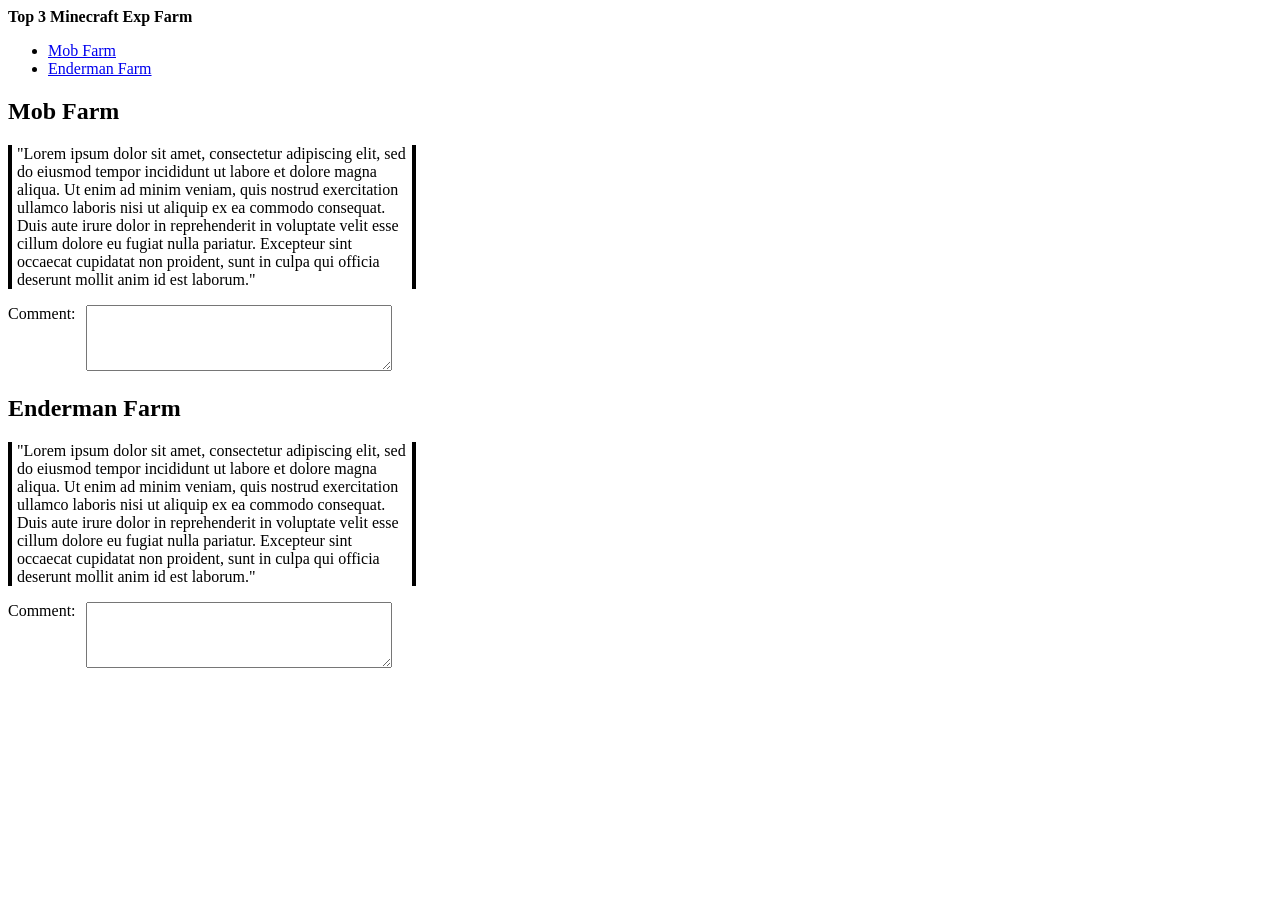
<file: First Exercise/index.html>
<!doctype html>
<html lang="en">
<head>
	<title>Welcome to MCWIKI</title>
</head>
<body>
	<header><strong>Top 3 Minecraft Exp Farm</strong></header>
	<nav>
		<ul>
			<li><a href="#mob-farm">Mob Farm</a></li>
			<li><a href="#enderman-farm">Enderman Farm</a></li>
		</ul>
	</nav>
	
	<section id="mob-farm">
		<h2>Mob Farm</h2>
		<div style="max-width: 400px; border-left: 4px solid black; border-right: 4px solid black; margin-left">
			<article>
				
				<p style="margin-left: 5px; margin-right: 5px;">
					"Lorem ipsum dolor sit amet, consectetur adipiscing elit, sed do eiusmod tempor incididunt
					ut labore et dolore magna aliqua. Ut enim ad minim veniam, quis nostrud exercitation ullamco
					laboris nisi ut aliquip ex ea commodo consequat. Duis aute irure dolor in reprehenderit in
					voluptate velit esse cillum dolore eu fugiat nulla pariatur. Excepteur sint occaecat cupidatat
					non proident, sunt in culpa qui officia deserunt mollit anim id est laborum."
				</p>
			</article>
		</div>
		<div style="display: flex; gap: 10px; align-item:flex-start">
			<div><label for="comments">Comment:</label></div>

			<div><textarea style="height: 60px; width:300px;"></textarea></div>
			
			
		</div>
		
	</section>
	
	<section id="enderman-farm">
		<article>
			<h2>Enderman Farm</h2>
			<div style="max-width: 400px; border-left: 4px solid black; border-right: 4px solid black;">
				<p style="margin-left: 5px; margin-right: 5px;">
					"Lorem ipsum dolor sit amet, consectetur adipiscing elit, sed do eiusmod tempor incididunt
					ut labore et dolore magna aliqua. Ut enim ad minim veniam, quis nostrud exercitation ullamco
					laboris nisi ut aliquip ex ea commodo consequat. Duis aute irure dolor in reprehenderit in
					voluptate velit esse cillum dolore eu fugiat nulla pariatur. Excepteur sint occaecat cupidatat
					non proident, sunt in culpa qui officia deserunt mollit anim id est laborum."
				</p>
			</div>
		</article>
		<div style="display: flex; gap: 10px; align-item:flex-start">
			<div><label for="comments">Comment:</label></div>
			<div><textarea style="height:60px; width:300px;"></textarea></div>
		</div>
	</section>
	<footer></footer>
	

</body>

</html>
</file>
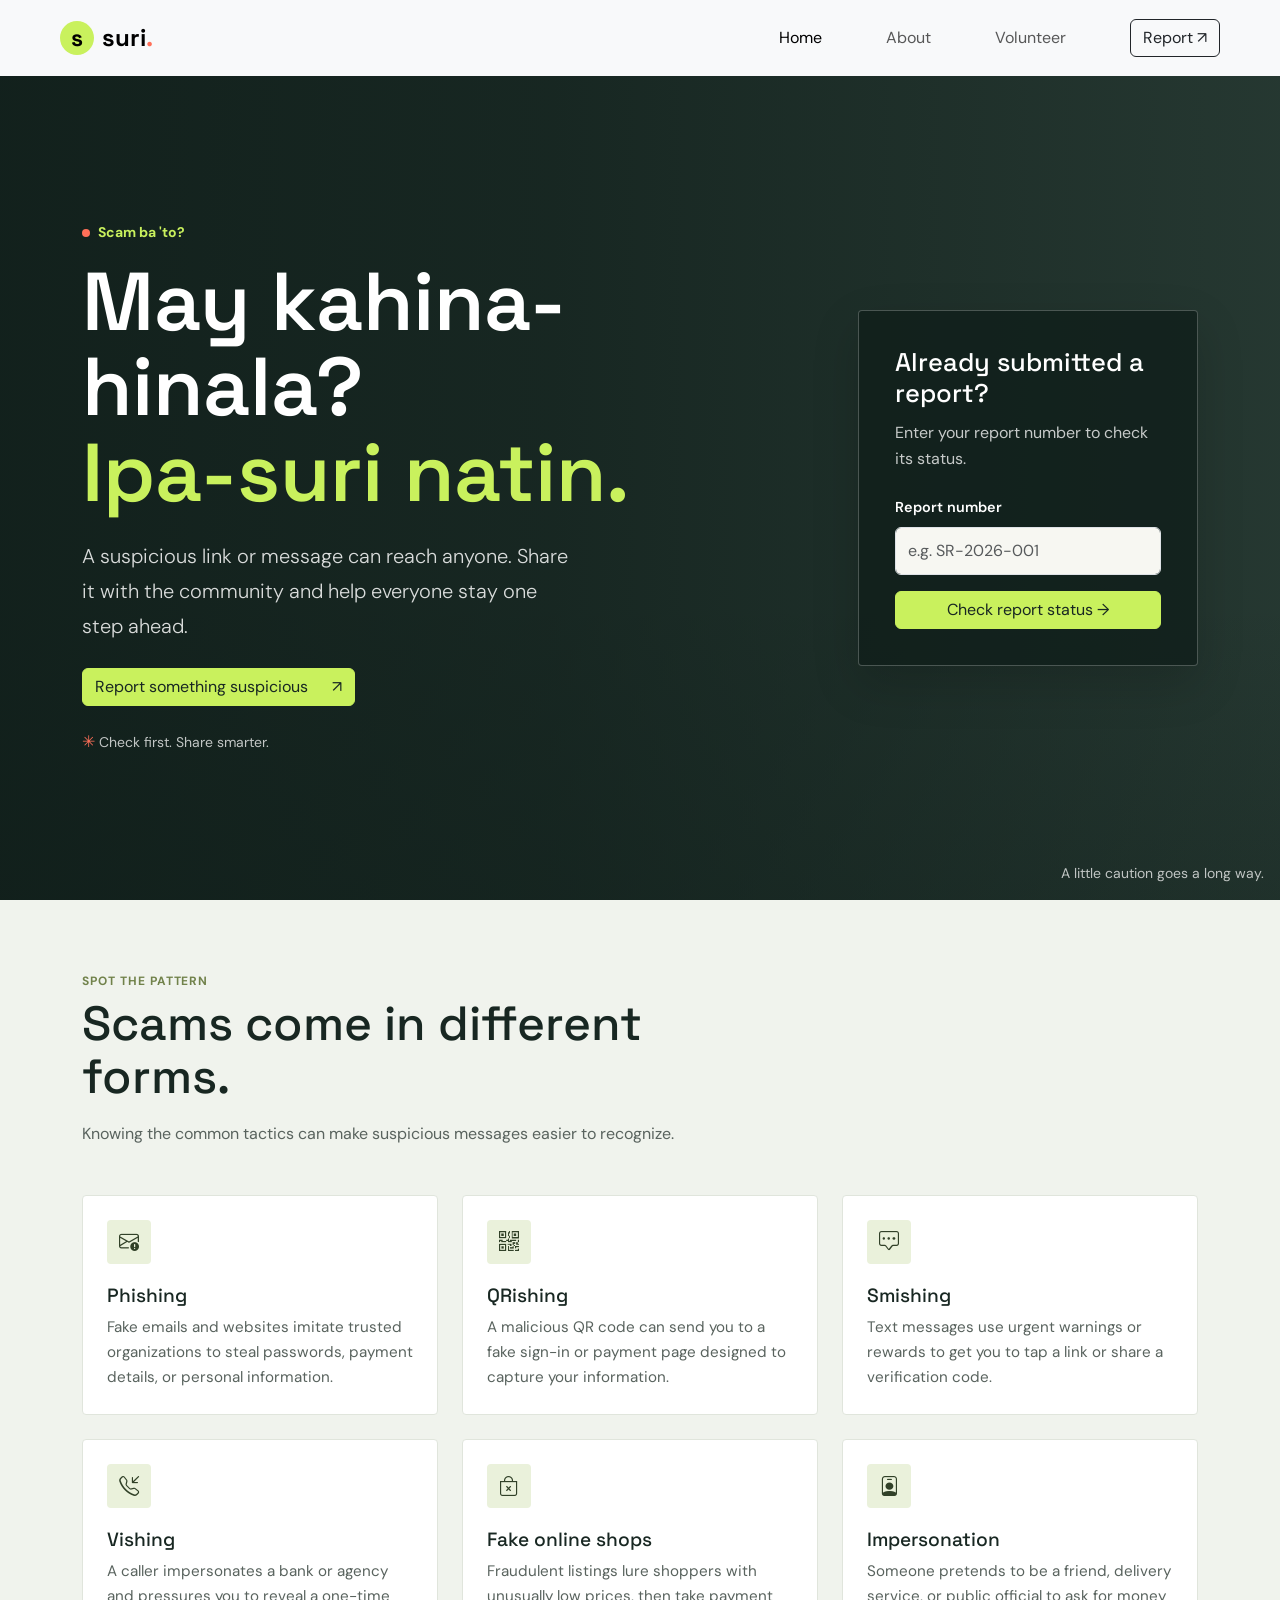
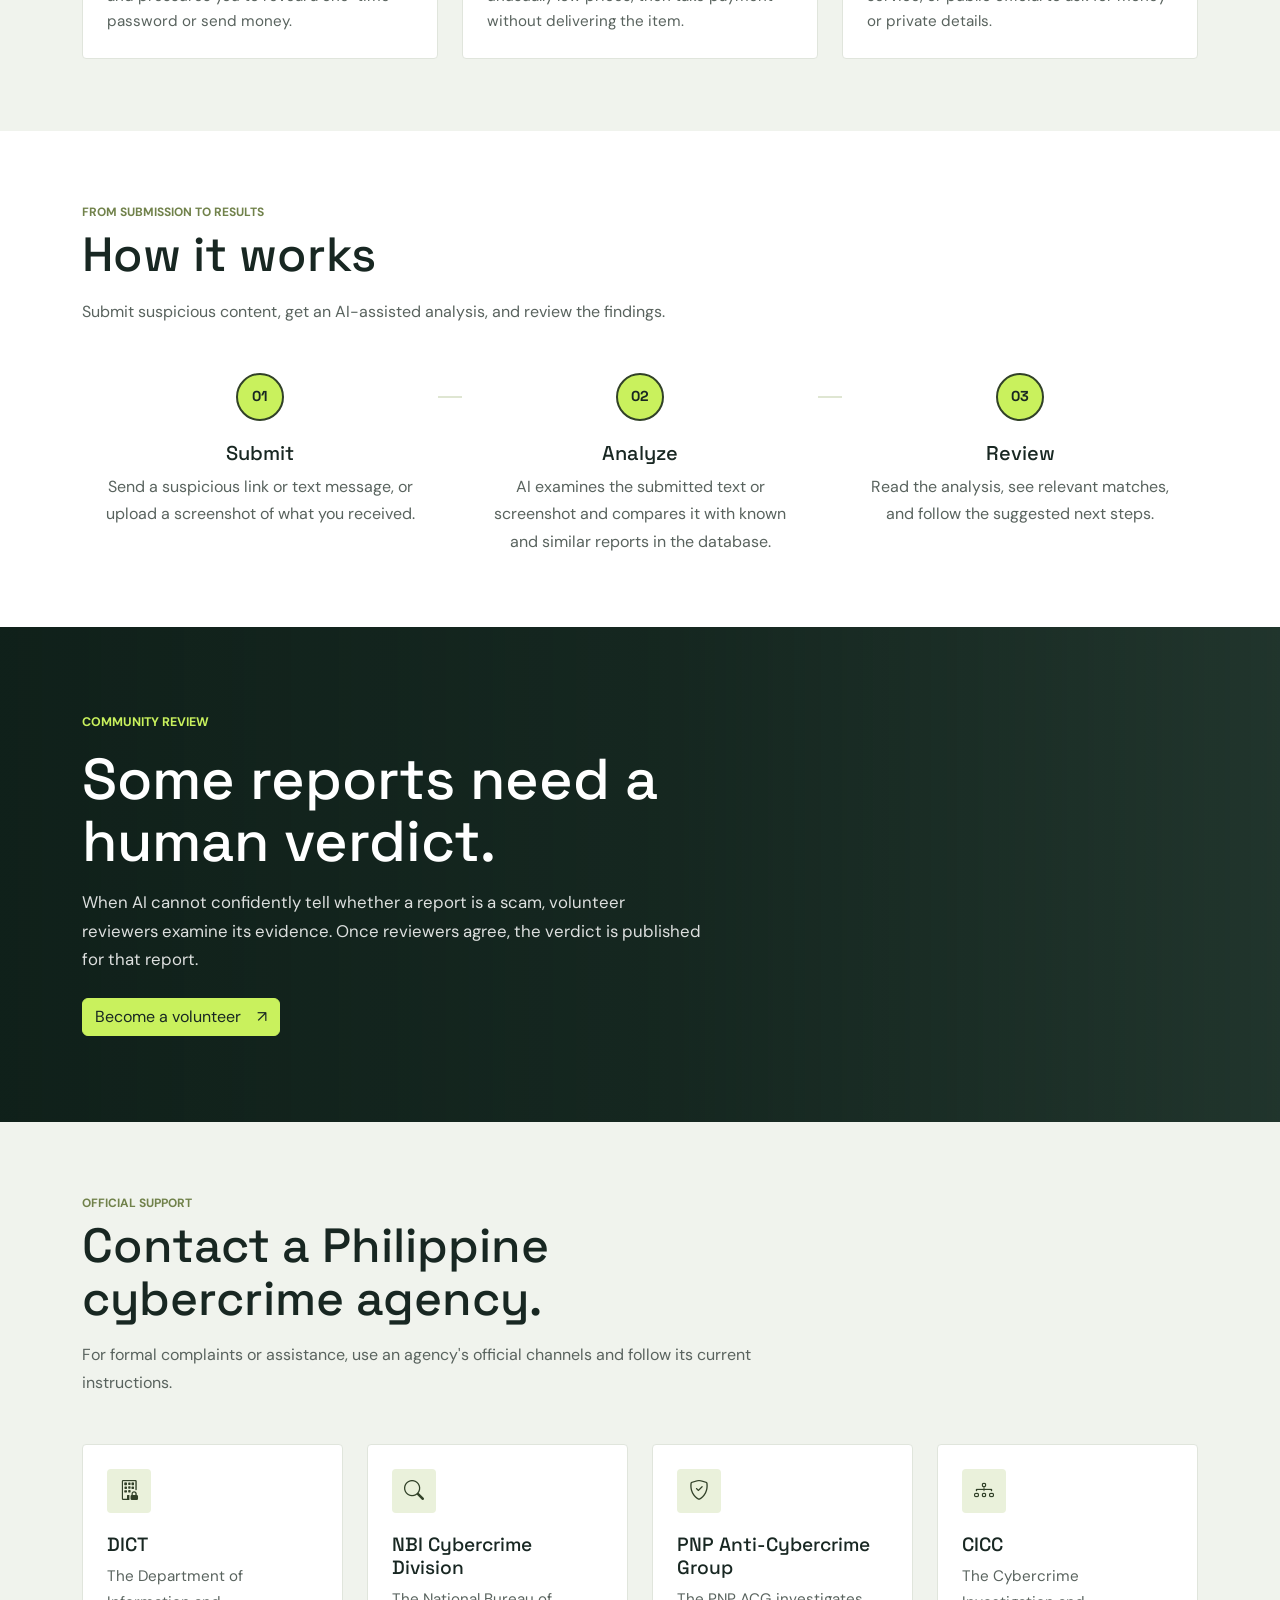
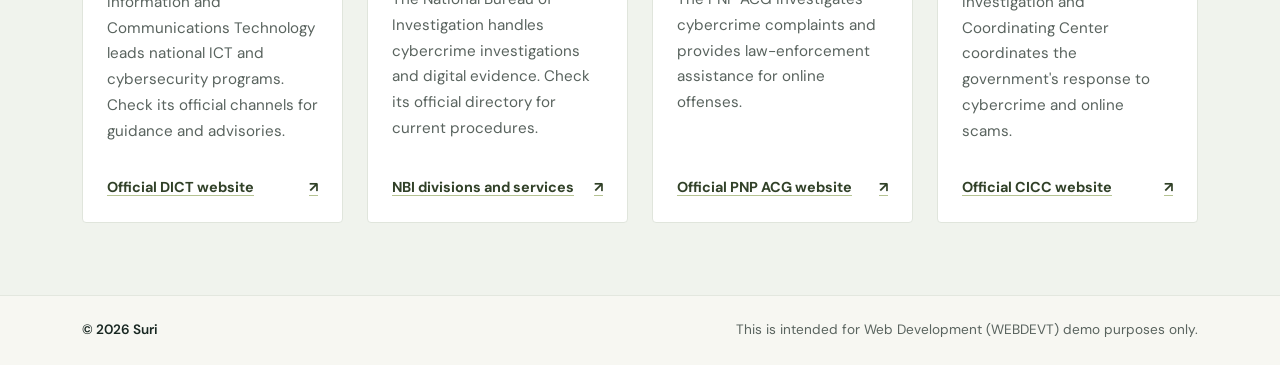
<file: Third Exercise/Citizen Reporting Website/Citizen Reporting Website/index.html>
<!doctype html>
<html lang="en">
  <head>
    <meta charset="utf-8">
    <meta name="viewport" content="width=device-width, initial-scale=1">
    <meta name="theme-color" content="#f7f7f2">
    <meta name="description" content="A community space to check suspicious links and messages before they spread." >
    <title>Suri | Scam ba 'to?</title>

    <!-- Bootstrap supplies the responsive layout and common interface styles. -->
    <link href="https://cdn.jsdelivr.net/npm/bootstrap@5.3.3/dist/css/bootstrap.min.css" rel="stylesheet" integrity="sha384-QWTKZyjpPEjISv5WaRU9OFeRpok6YctnYmDr5pNlyT2bRjXh0JMhjY6hW+ALEwIH" crossorigin="anonymous">
    <link rel="stylesheet" href="https://cdn.jsdelivr.net/npm/bootstrap-icons@1.11.3/font/bootstrap-icons.min.css">
    <!-- A display font paired with a readable body font gives the page its own voice. -->
    <link rel="preconnect" href="https://fonts.googleapis.com">
    <link rel="preconnect" href="https://fonts.gstatic.com" crossorigin>
    <link href="https://fonts.googleapis.com/css2?family=DM+Sans:wght@400;500;600;700&family=Space+Grotesk:wght@500;600;700&display=swap" rel="stylesheet">
    <link rel="stylesheet" href="styles/index.css">
    <link rel="stylesheet" href="styles/menu.css">
    <link rel="stylesheet" href="styles/hero.css">
    <link rel="stylesheet" href="styles/report-lookup.css">
    <link rel="stylesheet" href="styles/scams.css">
    <link rel="stylesheet" href="styles/how-it-works.css">
    <link rel="stylesheet" href="styles/volunteer.css">
    <link rel="stylesheet" href="styles/agencies.css">
    <link rel="stylesheet" href="styles/footer.css">
    <script src="scripts/hero.js" defer></script>
    <script src="scripts/menu.js" defer></script>
    <script src="scripts/report-lookup.js" defer></script>
    <script src="scripts/volunteer.js" defer></script>
  </head>
  <body>
    <!-- A sticky header keeps the main actions close while the page is in view. -->
    <header class="navbar navbar-expand-md sticky-top bg-light px-3 px-lg-5">
      <div class="container-fluid">
      <a class="navbar-brand d-flex align-items-center gap-2 mb-0" href="#home" aria-label="Suri home">
        <span class="brand-mark" aria-hidden="true">s</span>
        <span class="brand-name fs-4 fw-bold">suri<span class="brand-period">.</span></span>
      </a>

      <button class="navbar-toggler" type="button" aria-label="Open navigation menu" aria-expanded="false" aria-controls="site-navigation">
        <span class="navbar-toggler-icon" aria-hidden="true"></span>
      </button>

      <nav class="collapse navbar-collapse justify-content-md-end" id="site-navigation" aria-label="Main navigation">
        <div class="navbar-nav align-items-md-center gap-md-5">
          <a class="nav-link active" href="#home" aria-current="page">Home</a>
          <a class="nav-link" href="#how-it-works">About</a>
          <a class="nav-link" href="#volunteer">Volunteer</a>
          <a class="btn btn-outline-dark ms-md-2" href="report.html">Report <span aria-hidden="true">↗</span></a>
        </div>
      </nav>
      </div>
    </header>

    <main>
      <!-- The hero fills the space below the header and uses a photo selected in scripts/hero.js. -->
      <section class="hero d-flex align-items-center position-relative overflow-hidden" id="home" aria-labelledby="hero-title">
        <div class="container position-relative">
          <div class="row g-5 align-items-center">
            <div class="col-lg-8 hero-content">
              <p class="hero-eyebrow d-flex align-items-center gap-2 fw-bold mb-3"><span class="eyebrow-dot" aria-hidden="true"></span> Scam ba 'to?</p>
              <h1 class="hero-title fw-semibold mb-0" id="hero-title">May kahina-hinala?<br><span>Ipa-suri natin.</span></h1>
              <p class="hero-description lead my-4">A suspicious link or message can reach anyone. Share it with the community and help everyone stay one step ahead.</p>
              <a class="btn btn-primary d-inline-flex align-items-center gap-4" href="report.html">Report something suspicious <span aria-hidden="true">↗</span></a>
              <p class="hero-note small mt-4 mb-0"><span aria-hidden="true">✳</span> Check first. Share smarter.</p>
            </div>
            <div class="col-lg-4">
              <aside class="report-lookup" id="report" aria-labelledby="report-lookup-title">
                <h2 class="report-lookup-title" id="report-lookup-title">Already submitted a report?</h2>
                <p class="report-lookup-copy">Enter your report number to check its status.</p>
                <form id="report-lookup-form">
                  <label class="form-label" for="report-number">Report number</label>
                  <input class="form-control mb-3" id="report-number" name="report-number" type="text" placeholder="e.g. SR-2026-001" autocomplete="off" required>
                  <button class="btn btn-primary w-100" type="submit">Check report status <span aria-hidden="true">→</span></button>
                  <p class="report-lookup-feedback small mt-3 mb-0" id="report-lookup-feedback" role="status" aria-live="polite" hidden></p>
                </form>
              </aside>
            </div>
          </div>
        </div>
        <p class="photo-credit position-absolute bottom-0 end-0 small m-3">A little caution goes a long way.</p>
      </section>

      <!-- Static cards introduce common scam categories without needing JavaScript. -->
      <section class="scam-types py-5" id="scam-types" aria-labelledby="scam-types-title">
        <div class="container py-lg-4">
          <div class="scam-types-heading mb-4 mb-lg-5">
            <p class="scam-types-kicker text-uppercase fw-bold mb-2">Spot the pattern</p>
            <h2 class="scam-types-title mb-3" id="scam-types-title">Scams come in different forms.</h2>
            <p class="scam-types-intro mb-0">Knowing the common tactics can make suspicious messages easier to recognize.</p>
          </div>

          <div class="row g-3 g-lg-4">
            <div class="col-md-6 col-lg-4">
              <article class="scam-card h-100">
                <span class="scam-icon" aria-hidden="true"><i class="bi bi-envelope-exclamation"></i></span>
                <h3 class="scam-card-title">Phishing</h3>
                <p class="scam-card-description mb-0">Fake emails and websites imitate trusted organizations to steal passwords, payment details, or personal information.</p>
              </article>
            </div>
            <div class="col-md-6 col-lg-4">
              <article class="scam-card h-100">
                <span class="scam-icon" aria-hidden="true"><i class="bi bi-qr-code"></i></span>
                <h3 class="scam-card-title">QRishing</h3>
                <p class="scam-card-description mb-0">A malicious QR code can send you to a fake sign-in or payment page designed to capture your information.</p>
              </article>
            </div>
            <div class="col-md-6 col-lg-4">
              <article class="scam-card h-100">
                <span class="scam-icon" aria-hidden="true"><i class="bi bi-chat-square-dots"></i></span>
                <h3 class="scam-card-title">Smishing</h3>
                <p class="scam-card-description mb-0">Text messages use urgent warnings or rewards to get you to tap a link or share a verification code.</p>
              </article>
            </div>
            <div class="col-md-6 col-lg-4">
              <article class="scam-card h-100">
                <span class="scam-icon" aria-hidden="true"><i class="bi bi-telephone-inbound"></i></span>
                <h3 class="scam-card-title">Vishing</h3>
                <p class="scam-card-description mb-0">A caller impersonates a bank or agency and pressures you to reveal a one-time password or send money.</p>
              </article>
            </div>
            <div class="col-md-6 col-lg-4">
              <article class="scam-card h-100">
                <span class="scam-icon" aria-hidden="true"><i class="bi bi-bag-x"></i></span>
                <h3 class="scam-card-title">Fake online shops</h3>
                <p class="scam-card-description mb-0">Fraudulent listings lure shoppers with unusually low prices, then take payment without delivering the item.</p>
              </article>
            </div>
            <div class="col-md-6 col-lg-4">
              <article class="scam-card h-100">
                <span class="scam-icon" aria-hidden="true"><i class="bi bi-person-badge"></i></span>
                <h3 class="scam-card-title">Impersonation</h3>
                <p class="scam-card-description mb-0">Someone pretends to be a friend, delivery service, or public official to ask for money or private details.</p>
              </article>
            </div>
          </div>
        </div>
      </section>

      <section class="how-it-works py-5" id="how-it-works" aria-labelledby="how-it-works-title">
        <div class="container py-lg-4">
          <div class="how-heading mb-5">
            <p class="how-kicker text-uppercase fw-bold mb-2">From submission to results</p>
            <h2 class="how-title mb-3" id="how-it-works-title">How it works</h2>
            <p class="how-intro mb-0">Submit suspicious content, get an AI-assisted analysis, and review the findings.</p>
          </div>

          <div class="how-steps row g-4 position-relative">
            <div class="col-md-4">
              <article class="how-step">
                <span class="step-number">01</span>
                <h3 class="step-title">Submit</h3>
                <p class="step-description mb-0">Send a suspicious link or text message, or upload a screenshot of what you received.</p>
              </article>
            </div>
            <div class="col-md-4">
              <article class="how-step">
                <span class="step-number">02</span>
                <h3 class="step-title">Analyze</h3>
                <p class="step-description mb-0">AI examines the submitted text or screenshot and compares it with known and similar reports in the database.</p>
              </article>
            </div>
            <div class="col-md-4">
              <article class="how-step">
                <span class="step-number">03</span>
                <h3 class="step-title">Review</h3>
                <p class="step-description mb-0">Read the analysis, see relevant matches, and follow the suggested next steps.</p>
              </article>
            </div>
          </div>
        </div>
      </section>

      <section class="volunteer-section position-relative d-flex align-items-center overflow-hidden" id="volunteer" aria-labelledby="volunteer-title">
        <div class="volunteer-parallax" aria-hidden="true"></div>
        <div class="volunteer-shade" aria-hidden="true"></div>
        <div class="container volunteer-content">
          <div class="row">
            <div class="col-lg-8 col-xl-7">
              <p class="volunteer-eyebrow text-uppercase fw-bold mb-3">Community review</p> 
              <h2 class="volunteer-title mb-3" id="volunteer-title">Some reports need a human verdict.</h2>
              <p class="volunteer-description mb-4">When AI cannot confidently tell whether a report is a scam, volunteer reviewers examine its evidence. Once reviewers agree, the verdict is published for that report.</p>
              <button class="btn btn-primary d-inline-flex align-items-center gap-3" id="volunteer-button" type="button">Become a volunteer <span aria-hidden="true">↗</span></button>
              <p class="volunteer-feedback small mt-3 mb-0" id="volunteer-feedback" role="status" aria-live="polite" hidden></p>
            </div>
          </div>
        </div>
      </section>

      <section class="agency-directory py-5" id="agencies" aria-labelledby="agency-directory-title">
        <div class="container py-lg-4">
          <div class="agency-heading mb-4 mb-lg-5">
            <p class="agency-kicker text-uppercase fw-bold mb-2">Official support</p>
            <h2 class="agency-title mb-3" id="agency-directory-title">Contact a Philippine cybercrime agency.</h2>
            <p class="agency-intro mb-0">For formal complaints or assistance, use an agency's official channels and follow its current instructions.</p>
          </div>

          <div class="row g-3 g-lg-4">
            <div class="col-md-6 col-xl-3">
              <article class="agency-card h-100">
                <span class="agency-icon" aria-hidden="true"><i class="bi bi-building-lock"></i></span>
                <h3 class="agency-card-title">DICT</h3>
                <p class="agency-card-description">The Department of Information and Communications Technology leads national ICT and cybersecurity programs. Check its official channels for guidance and advisories.</p>
                <a class="agency-link" href="https://dict.gov.ph/" target="_blank" rel="noopener noreferrer">Official DICT website <span aria-hidden="true">↗</span></a>
              </article>
            </div>
            <div class="col-md-6 col-xl-3">
              <article class="agency-card h-100">
                <span class="agency-icon" aria-hidden="true"><i class="bi bi-search"></i></span>
                <h3 class="agency-card-title">NBI Cybercrime Division</h3>
                <p class="agency-card-description">The National Bureau of Investigation handles cybercrime investigations and digital evidence. Check its official directory for current procedures.</p>
                <a class="agency-link" href="https://nbi.gov.ph/overview/divisions/" target="_blank" rel="noopener noreferrer">NBI divisions and services <span aria-hidden="true">↗</span></a>
              </article>
            </div>
            <div class="col-md-6 col-xl-3">
              <article class="agency-card h-100">
                <span class="agency-icon" aria-hidden="true"><i class="bi bi-shield-check"></i></span>
                <h3 class="agency-card-title">PNP Anti-Cybercrime Group</h3>
                <p class="agency-card-description">The PNP ACG investigates cybercrime complaints and provides law-enforcement assistance for online offenses.</p>
                <a class="agency-link" href="https://acg.pnp.gov.ph/" target="_blank" rel="noopener noreferrer">Official PNP ACG website <span aria-hidden="true">↗</span></a>
              </article>
            </div>
            <div class="col-md-6 col-xl-3">
              <article class="agency-card h-100">
                <span class="agency-icon" aria-hidden="true"><i class="bi bi-diagram-3"></i></span>
                <h3 class="agency-card-title">CICC</h3>
                <p class="agency-card-description">The Cybercrime Investigation and Coordinating Center coordinates the government's response to cybercrime and online scams.</p>
                <a class="agency-link" href="https://cicc.gov.ph/" target="_blank" rel="noopener noreferrer">Official CICC website <span aria-hidden="true">↗</span></a>
              </article>
            </div>
          </div>
        </div>
      </section>
    </main>

    <footer class="site-footer py-4">
      <div class="container d-flex flex-column flex-sm-row justify-content-between align-items-sm-center gap-2">
        <p class="footer-copyright mb-0">&copy; 2026 Suri</p>
        <p class="footer-notice mb-0">This is intended for Web Development (WEBDEVT) demo purposes only.</p>
      </div>
    </footer>
  </body>
</html>
</file>
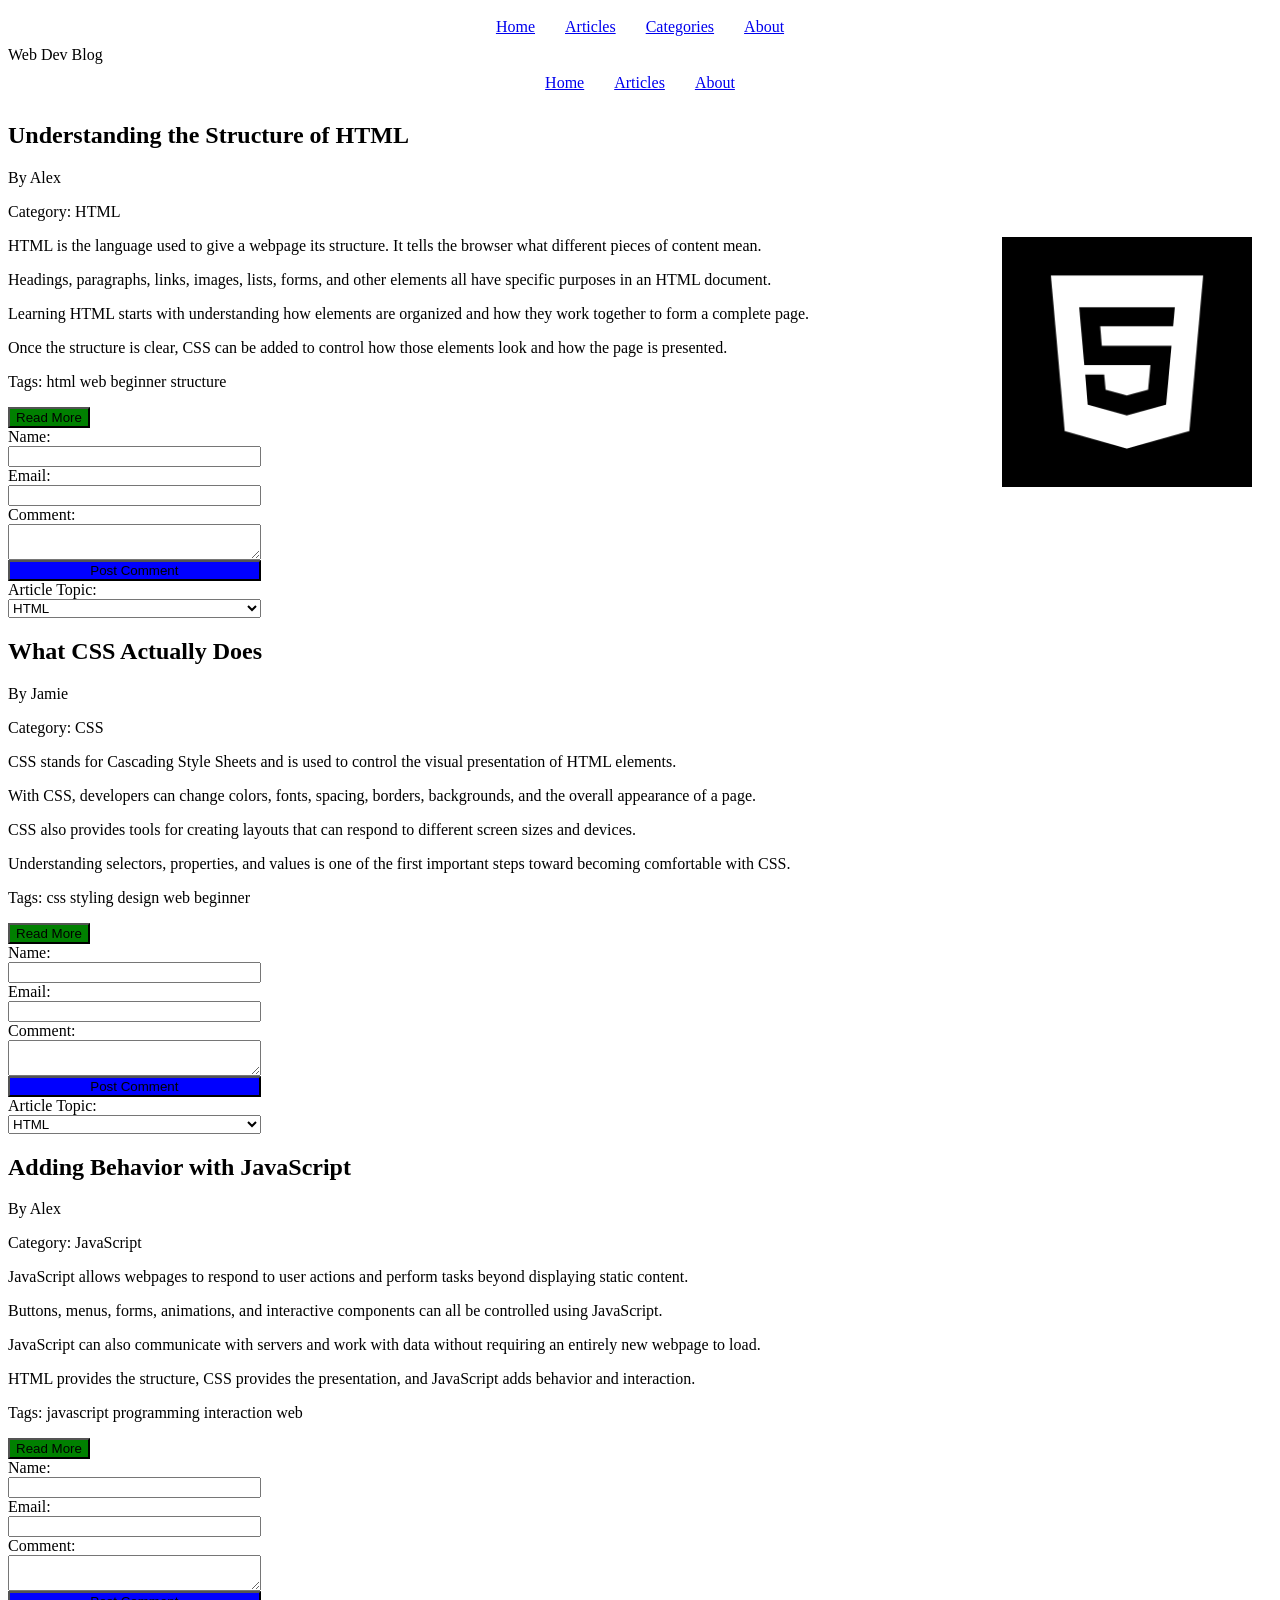
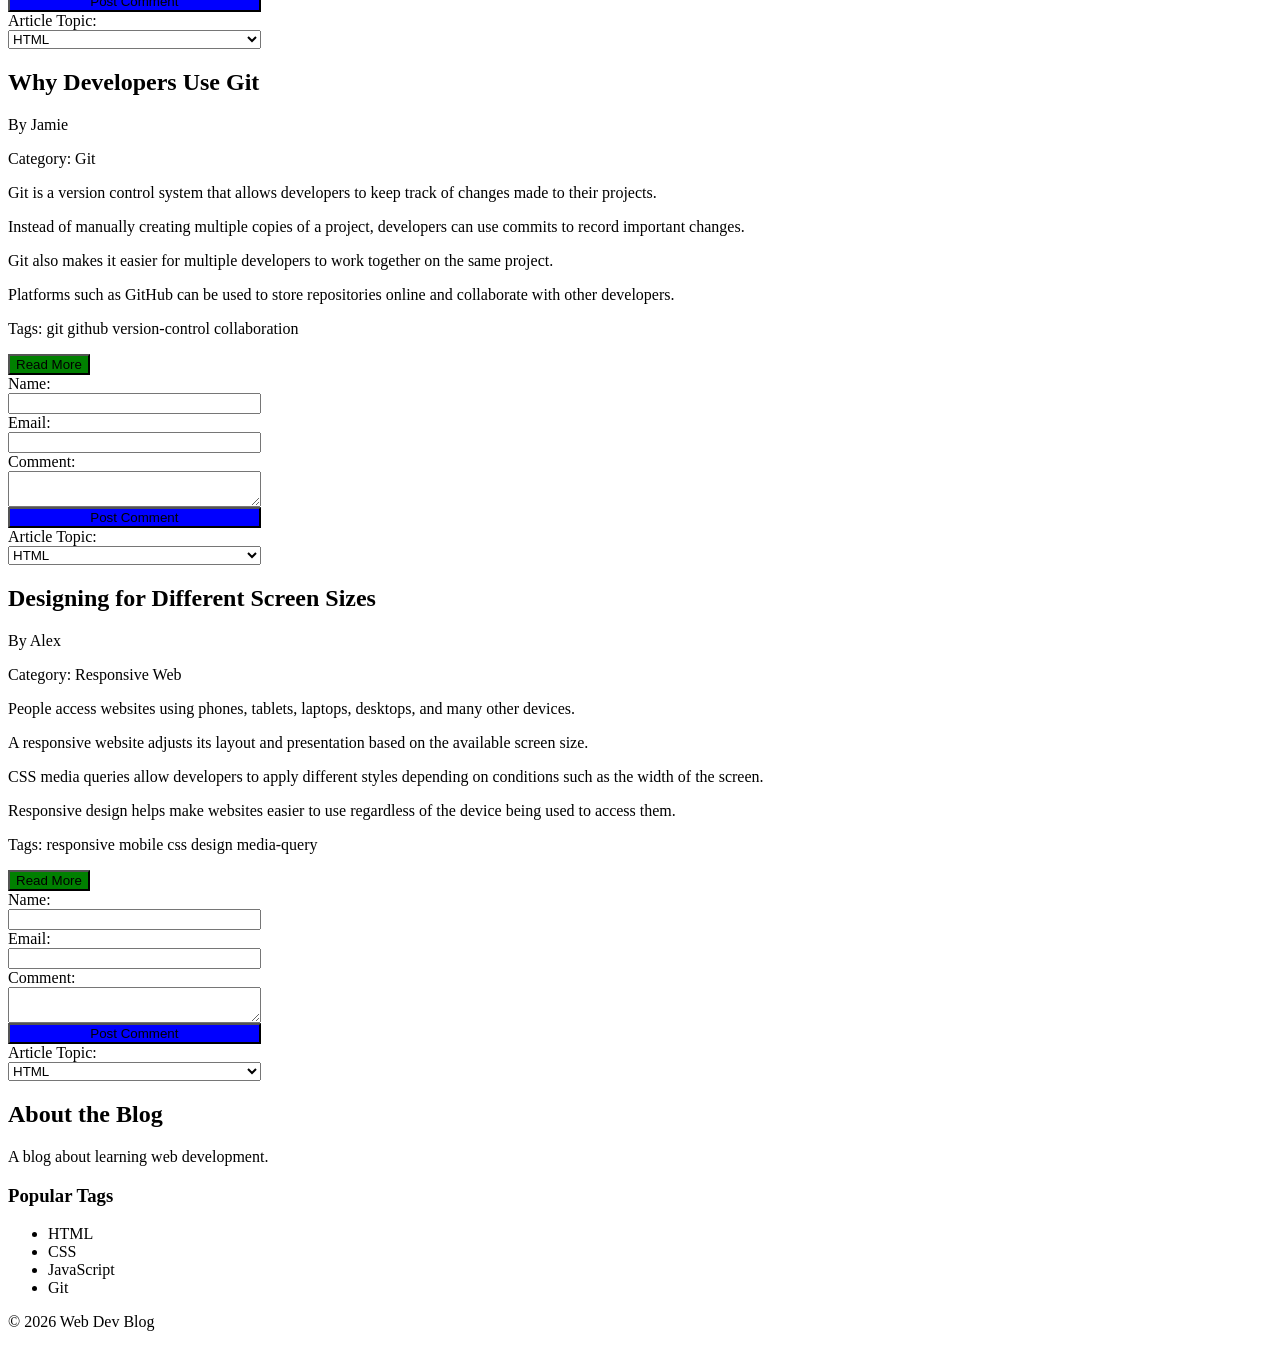
<file: Second Exercise/blog/blog.html>
<!DOCTYPE html>
<html lang="en">
<head>
    <meta charset="UTF-8">
    <meta name="viewport" content="width=device-width, initial-scale=1.0">
    <title>Web Dev Blog</title>
    <link rel="stylesheet" href="styles.css">
    <nav>
        <a href="#blog-header">Home</a>
        <a href="#blog">Articles</a>
        <a href="#category">Categories</a>
        <a href="#about">About</a>
    </nav>
    
</head>

<body>
    
    <!-- <header id="blog-header">
        <h1>Web Dev Blog</h1>
        <p>Learning Web Development One Article at a Time</p>
    </header> -->

    <header id="blog-header">
        <div class="logo">
            Web Dev Blog
        </div>
        <nav>
            <a href="#">Home</a>
            <a href="#">Articles</a>
            <a href="#">About</a>
        </nav>
    </header>

    <main id="blog">

        <!-- ARTICLE 1 -->
        <article class="article" data-author="Alex" data-category="HTML">

            <header>
                <h2>Understanding the Structure of HTML</h2>

                <p>
                    By <span class="author">Alex</span>
                </p>

                <p>
                    Category:
                    <span class="category">HTML</span>
                </p>
            </header>
            <img class="article-image" src="HTMLlogo.png" alt="Image of an HTML Logo">
            <p>
                HTML is the language used to give a webpage its structure.
                It tells the browser what different pieces of content mean.
            </p>

            <p>
                Headings, paragraphs, links, images, lists, forms, and other
                elements all have specific purposes in an HTML document.
            </p>

            <p>
                Learning HTML starts with understanding how elements are
                organized and how they work together to form a complete page.
            </p>

            <p>
                Once the structure is clear, CSS can be added to control
                how those elements look and how the page is presented.
            </p>

            <footer>
                <p>
                    Tags:
                    <span class="tag">html</span>
                    <span class="tag">web</span>
                    <span class="tag">beginner</span>
                    <span class="tag">structure</span>
                </p>
            </footer>

        </article>
        <button id="read-more-1" type="button"> Read More </button>
        <form id="comment-form-1">
            <label for="name">Name:</label>
            <input type="text" id="name" name="name">
            <label for="email">Email:</label>
            <input type="email" id="email" name="email">
            <label for="comment">Comment:</label>
            <textarea id="comment" name="comment"></textarea>
            <button type="submit">
                Post Comment
            </button>
            <label for="topic">Article Topic:</label>
            <select id="topic1" name="topic">
                <option value="html">HTML</option>
                <option value="css">CSS</option>
                <option value="javascript">JavaScript</option>
                <option value="git">Git</option>
            </select>
        </form>

        <!-- ARTICLE 2 -->
        <article class="article" data-author="Jamie" data-category="CSS">

            <header>
                <h2>What CSS Actually Does</h2>

                <p>
                    By <span class="author">Jamie</span>
                </p>

                <p>
                    Category:
                    <span class="category">CSS</span>
                </p>
            </header>

            <p>
                CSS stands for Cascading Style Sheets and is used to control
                the visual presentation of HTML elements.
            </p>

            <p>
                With CSS, developers can change colors, fonts, spacing,
                borders, backgrounds, and the overall appearance of a page.
            </p>

            <p>
                CSS also provides tools for creating layouts that can
                respond to different screen sizes and devices.
            </p>

            <p>
                Understanding selectors, properties, and values is one of
                the first important steps toward becoming comfortable with CSS.
            </p>

            <footer>
                <p>
                    Tags:
                    <span class="tag">css</span>
                    <span class="tag">styling</span>
                    <span class="tag">design</span>
                    <span class="tag">web</span>
                    <span class="tag">beginner</span>
                </p>
            </footer>

        </article>
        <button id="read-more-2" type="button"> Read More </button>
        <form id="comment-form-2">
            <label for="name">Name:</label>
            <input type="text" id="name" name="name">
            <label for="email">Email:</label>
            <input type="email" id="email" name="email">
            <label for="comment">Comment:</label>
            <textarea id="comment" name="comment"></textarea>
            <button type="submit">
                Post Comment
            </button>
            <label for="topic">Article Topic:</label>
            <select id="topic2" name="topic">
                <option value="html">HTML</option>
                <option value="css">CSS</option>
                <option value="javascript">JavaScript</option>
                <option value="git">Git</option>
            </select>
        </form>

        <!-- ARTICLE 3 -->
        <article class="article" data-author="Alex" data-category="JavaScript">

            <header>
                <h2>Adding Behavior with JavaScript</h2>

                <p>
                    By <span class="author">Alex</span>
                </p>

                <p>
                    Category:
                    <span class="category">JavaScript</span>
                </p>
            </header>

            <p>
                JavaScript allows webpages to respond to user actions and
                perform tasks beyond displaying static content.
            </p>

            <p>
                Buttons, menus, forms, animations, and interactive components
                can all be controlled using JavaScript.
            </p>

            <p>
                JavaScript can also communicate with servers and work with
                data without requiring an entirely new webpage to load.
            </p>

            <p>
                HTML provides the structure, CSS provides the presentation,
                and JavaScript adds behavior and interaction.
            </p>

            <footer>
                <p>
                    Tags:
                    <span class="tag">javascript</span>
                    <span class="tag">programming</span>
                    <span class="tag">interaction</span>
                    <span class="tag">web</span>
                </p>
            </footer>

        </article>
        <button id="read-more-3" type="button"> Read More </button>
        <form id="comment-form-3">
            <label for="name">Name:</label>
            <input type="text" id="name" name="name">
            <label for="email">Email:</label>
            <input type="email" id="email" name="email">
            <label for="comment">Comment:</label>
            <textarea id="comment" name="comment"></textarea>
            <button type="submit">
                Post Comment
            </button>
            <label for="topic">Article Topic:</label>
            <select id="topic3" name="topic">
                <option value="html">HTML</option>
                <option value="css">CSS</option>
                <option value="javascript">JavaScript</option>
                <option value="git">Git</option>
            </select>
        </form>

        <!-- ARTICLE 4 -->
        <article class="article" data-author="Jamie" data-category="Git">

            <header>
                <h2>Why Developers Use Git</h2>

                <p>
                    By <span class="author">Jamie</span>
                </p>

                <p>
                    Category:
                    <span class="category">Git</span>
                </p>
            </header>

            <p>
                Git is a version control system that allows developers to
                keep track of changes made to their projects.
            </p>

            <p>
                Instead of manually creating multiple copies of a project,
                developers can use commits to record important changes.
            </p>

            <p>
                Git also makes it easier for multiple developers to work
                together on the same project.
            </p>

            <p>
                Platforms such as GitHub can be used to store repositories
                online and collaborate with other developers.
            </p>

            <footer>
                <p>
                    Tags:
                    <span class="tag">git</span>
                    <span class="tag">github</span>
                    <span class="tag">version-control</span>
                    <span class="tag">collaboration</span>
                </p>
            </footer>

        </article>
        <button id="read-more-4" type="button"> Read More </button>
        <form id="comment-form-4">
            <label for="name">Name:</label>
            <input type="text" id="name" name="name">
            <label for="email">Email:</label>
            <input type="email" id="email" name="email">
            <label for="comment">Comment:</label>
            <textarea id="comment" name="comment"></textarea>
            <button type="submit">
                Post Comment
            </button>
            <label for="topic">Article Topic:</label>
            <select id="topic4" name="topic">
                <option value="html">HTML</option>
                <option value="css">CSS</option>
                <option value="javascript">JavaScript</option>
                <option value="git">Git</option>
            </select>
        </form>

        <!-- ARTICLE 5 -->
        <article class="article" data-author="Alex" data-category="Responsive Web">

            <header>
                <h2>Designing for Different Screen Sizes</h2>

                <p>
                    By <span class="author">Alex</span>
                </p>

                <p>
                    Category:
                    <span class="category">Responsive Web</span>
                </p>
            </header>

            <p>
                People access websites using phones, tablets, laptops,
                desktops, and many other devices.
            </p>

            <p>
                A responsive website adjusts its layout and presentation
                based on the available screen size.
            </p>

            <p>
                CSS media queries allow developers to apply different styles
                depending on conditions such as the width of the screen.
            </p>

            <p>
                Responsive design helps make websites easier to use regardless
                of the device being used to access them.
            </p>

            <footer>
                <p>
                    Tags:
                    <span class="tag">responsive</span>
                    <span class="tag">mobile</span>
                    <span class="tag">css</span>
                    <span class="tag">design</span>
                    <span class="tag">media-query</span>
                </p>
            </footer>

        </article>
        <button id="read-more-5" type="button"> Read More </button>
        <form id="comment-form-5">
            <label for="name">Name:</label>
            <input type="text" id="name" name="name">
            <label for="email">Email:</label>
            <input type="email" id="email" name="email">
            <label for="comment">Comment:</label>
            <textarea id="comment" name="comment"></textarea>
            <button type="submit">
                Post Comment
            </button>
            <label for="topic">Article Topic:</label>
            <select id="topic5" name="topic">
                <option value="html">HTML</option>
                <option value="css">CSS</option>
                <option value="javascript">JavaScript</option>
                <option value="git">Git</option>
            </select>
        </form>
        
    </main>
    <aside id="sidebar">
        <h2>About the Blog</h2>
        <p>
            A blog about learning web development.
        </p>
        <h3>Popular Tags</h3>
        <ul>
            <li>HTML</li>
            <li>CSS</li>
            <li>JavaScript</li>
            <li>Git</li>
        </ul>
    </aside>
    <footer>
        <p>&copy; 2026 Web Dev Blog</p>
    </footer>

</body>

</html>
</file>
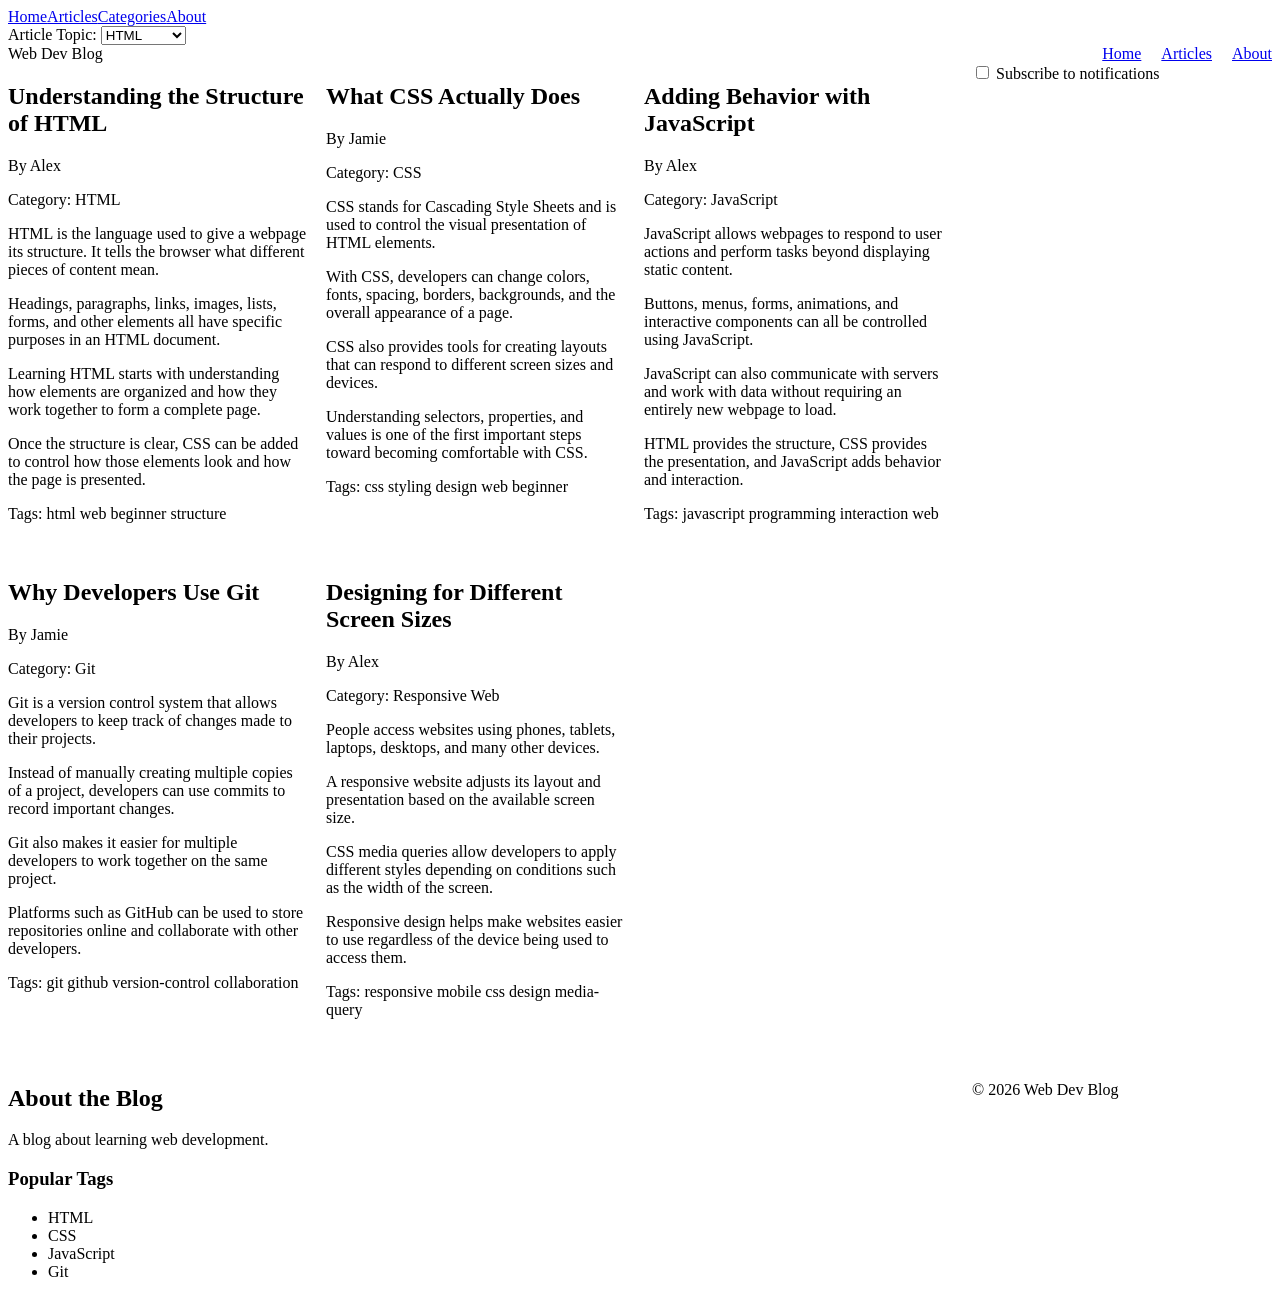
<file: Second Exercise/content/content.html>
<!DOCTYPE html>
<html lang="en">
<head>
    <meta charset="UTF-8">
    <meta name="viewport" content="width=device-width, initial-scale=1.0">
    <title>Web Dev Blog</title>
    <link rel="stylesheet" href="styles.css">
    <nav>
        <a href="#blog-header">Home</a>
        <a href="#blog">Articles</a>
        <a href="#category">Categories</a>
        <a href="#about">About</a>
    </nav>
    <label for="topic">Article Topic:</label>
        <select id="topic" name="topic">
        <option value="html">HTML</option>
        <option value="css">CSS</option>
        <option value="javascript">JavaScript</option>
        <option value="git">Git</option>
    </select>

</head>

<body>

    <!-- <header id="blog-header">
        <h1>Web Dev Content</h1>
        <p>Learning Web Development One Article at a Time</p>
    </header> -->
    <header id="blog-header">
        <div class="logo">
            Web Dev Blog
        </div>
        <nav>
            <a href="#">Home</a>
            <a href="#">Articles</a>
            <a href="#">About</a>
        </nav>
    </header>
    <div class="page-layout">
        <main id="blog">

            <!-- ARTICLE 1 -->
            <article class="article" data-author="Alex" data-category="HTML">

                <header>
                    <h2>Understanding the Structure of HTML</h2>

                    <p>
                        By <span class="author">Alex</span>
                    </p>

                    <p>
                        Category:
                        <span class="category">HTML</span>
                    </p>
                </header>

                <p>
                    HTML is the language used to give a webpage its structure.
                    It tells the browser what different pieces of content mean.
                </p>

                <p>
                    Headings, paragraphs, links, images, lists, forms, and other
                    elements all have specific purposes in an HTML document.
                </p>

                <p>
                    Learning HTML starts with understanding how elements are
                    organized and how they work together to form a complete page.
                </p>

                <p>
                    Once the structure is clear, CSS can be added to control
                    how those elements look and how the page is presented.
                </p>

                <footer>
                    <p>
                        Tags:
                        <span class="tag">html</span>
                        <span class="tag">web</span>
                        <span class="tag">beginner</span>
                        <span class="tag">structure</span>
                    </p>
                </footer>

            </article>


            <!-- ARTICLE 2 -->
            <article class="article" data-author="Jamie" data-category="CSS">

                <header>
                    <h2>What CSS Actually Does</h2>

                    <p>
                        By <span class="author">Jamie</span>
                    </p>

                    <p>
                        Category:
                        <span class="category">CSS</span>
                    </p>
                </header>

                <p>
                    CSS stands for Cascading Style Sheets and is used to control
                    the visual presentation of HTML elements.
                </p>

                <p>
                    With CSS, developers can change colors, fonts, spacing,
                    borders, backgrounds, and the overall appearance of a page.
                </p>

                <p>
                    CSS also provides tools for creating layouts that can
                    respond to different screen sizes and devices.
                </p>

                <p>
                    Understanding selectors, properties, and values is one of
                    the first important steps toward becoming comfortable with CSS.
                </p>

                <footer>
                    <p>
                        Tags:
                        <span class="tag">css</span>
                        <span class="tag">styling</span>
                        <span class="tag">design</span>
                        <span class="tag">web</span>
                        <span class="tag">beginner</span>
                    </p>
                </footer>

            </article>


            <!-- ARTICLE 3 -->
            <article class="article" data-author="Alex" data-category="JavaScript">

                <header>
                    <h2>Adding Behavior with JavaScript</h2>

                    <p>
                        By <span class="author">Alex</span>
                    </p>

                    <p>
                        Category:
                        <span class="category">JavaScript</span>
                    </p>
                </header>

                <p>
                    JavaScript allows webpages to respond to user actions and
                    perform tasks beyond displaying static content.
                </p>

                <p>
                    Buttons, menus, forms, animations, and interactive components
                    can all be controlled using JavaScript.
                </p>

                <p>
                    JavaScript can also communicate with servers and work with
                    data without requiring an entirely new webpage to load.
                </p>

                <p>
                    HTML provides the structure, CSS provides the presentation,
                    and JavaScript adds behavior and interaction.
                </p>

                <footer>
                    <p>
                        Tags:
                        <span class="tag">javascript</span>
                        <span class="tag">programming</span>
                        <span class="tag">interaction</span>
                        <span class="tag">web</span>
                    </p>
                </footer>

            </article>


            <!-- ARTICLE 4 -->
            <article class="article" data-author="Jamie" data-category="Git">

                <header>
                    <h2>Why Developers Use Git</h2>

                    <p>
                        By <span class="author">Jamie</span>
                    </p>

                    <p>
                        Category:
                        <span class="category">Git</span>
                    </p>
                </header>

                <p>
                    Git is a version control system that allows developers to
                    keep track of changes made to their projects.
                </p>

                <p>
                    Instead of manually creating multiple copies of a project,
                    developers can use commits to record important changes.
                </p>

                <p>
                    Git also makes it easier for multiple developers to work
                    together on the same project.
                </p>

                <p>
                    Platforms such as GitHub can be used to store repositories
                    online and collaborate with other developers.
                </p>

                <footer>
                    <p>
                        Tags:
                        <span class="tag">git</span>
                        <span class="tag">github</span>
                        <span class="tag">version-control</span>
                        <span class="tag">collaboration</span>
                    </p>
                </footer>

            </article>


            <!-- ARTICLE 5 -->
            <article class="article" data-author="Alex" data-category="Responsive Web">

                <header>
                    <h2>Designing for Different Screen Sizes</h2>

                    <p>
                        By <span class="author">Alex</span>
                    </p>

                    <p>
                        Category:
                        <span class="category">Responsive Web</span>
                    </p>
                </header>

                <p>
                    People access websites using phones, tablets, laptops,
                    desktops, and many other devices.
                </p>

                <p>
                    A responsive website adjusts its layout and presentation
                    based on the available screen size.
                </p>

                <p>
                    CSS media queries allow developers to apply different styles
                    depending on conditions such as the width of the screen.
                </p>

                <p>
                    Responsive design helps make websites easier to use regardless
                    of the device being used to access them.
                </p>

                <footer>
                    <p>
                        Tags:
                        <span class="tag">responsive</span>
                        <span class="tag">mobile</span>
                        <span class="tag">css</span>
                        <span class="tag">design</span>
                        <span class="tag">media-query</span>
                    </p>
                </footer>
                


            </article>
            
        </main>
        <form>
            <label>
                <input type="checkbox" name="subscribe">
                    Subscribe to notifications
            </label>
        </form>
        <aside id="sidebar">
            <h2>About the Blog</h2>
            <p>
                A blog about learning web development.
            </p>
            <h3>Popular Tags</h3>
            <ul>
                <li>HTML</li>
                <li>CSS</li>
                <li>JavaScript</li>
                <li>Git</li>
            </ul>
        </aside>
        <footer>
        <p>&copy; 2026 Web Dev Blog</p>
        </footer>
    </div>
    

</body>
</html>
</file>
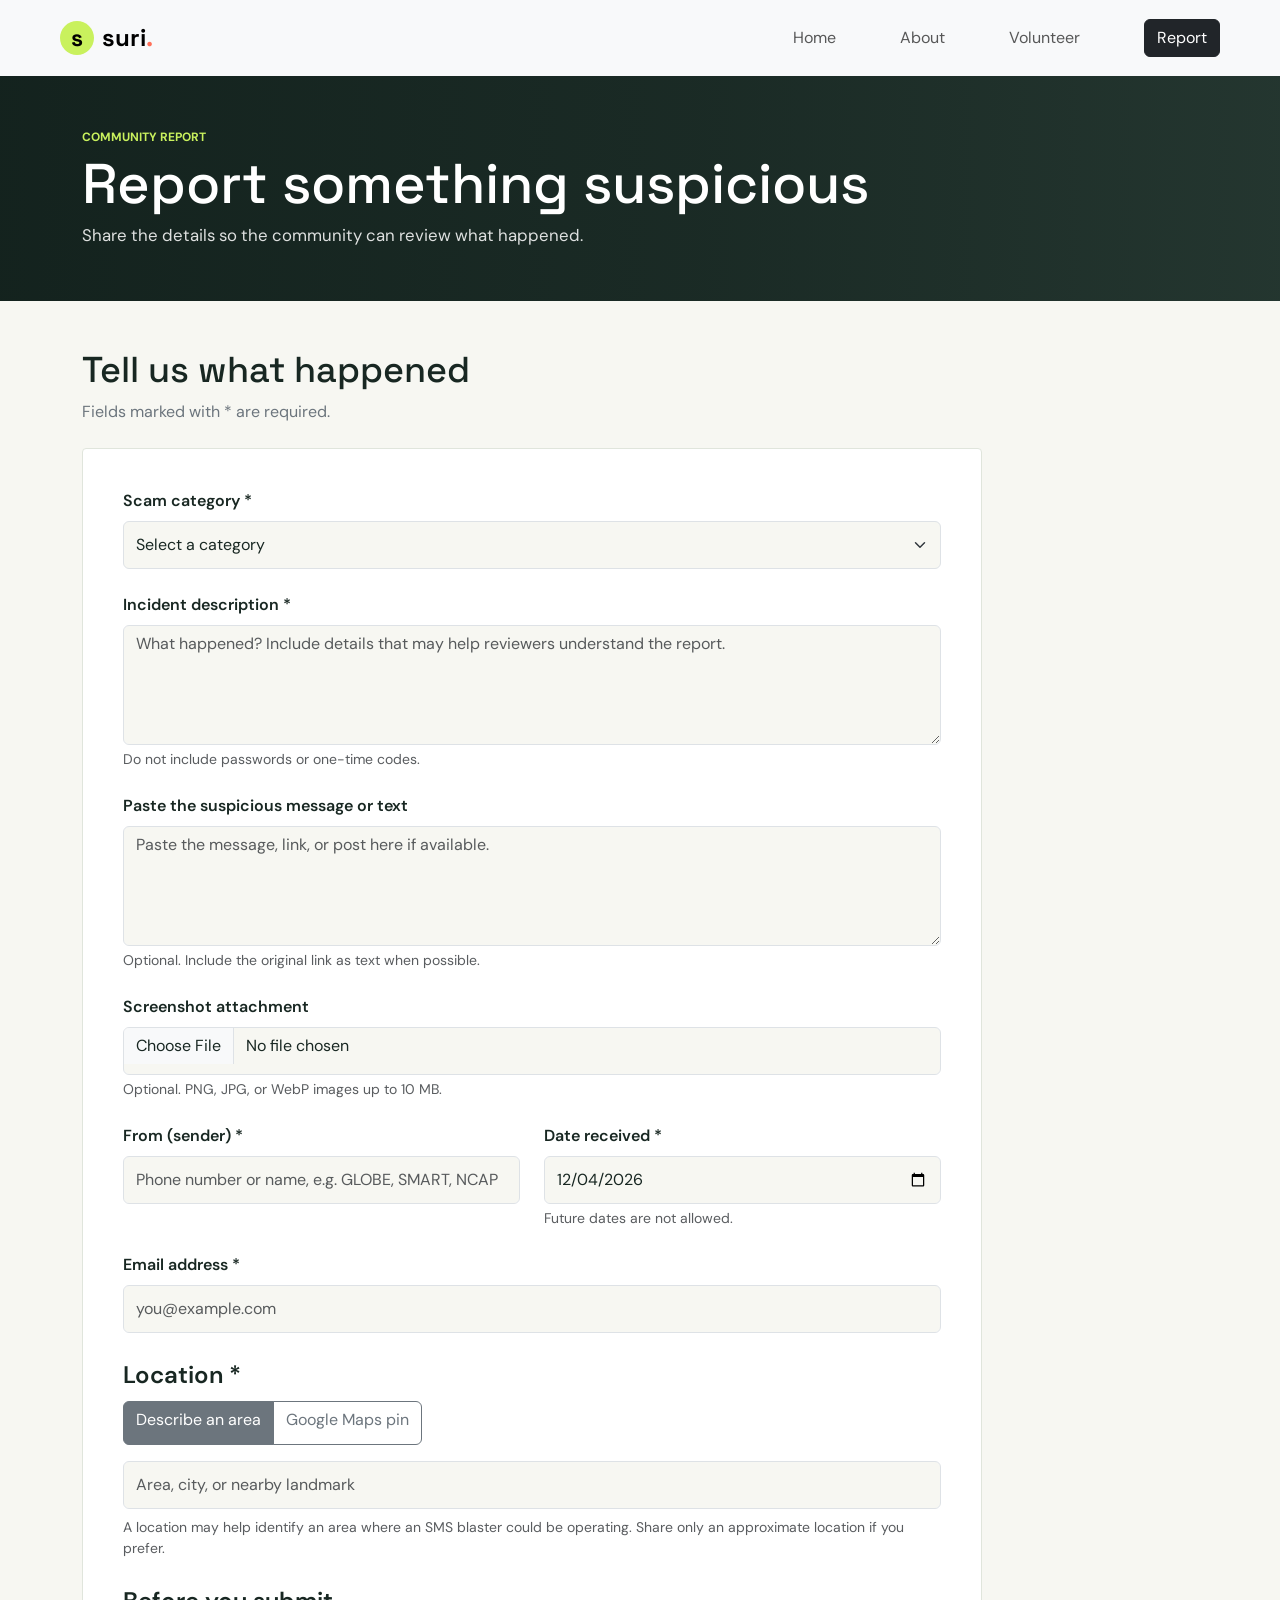
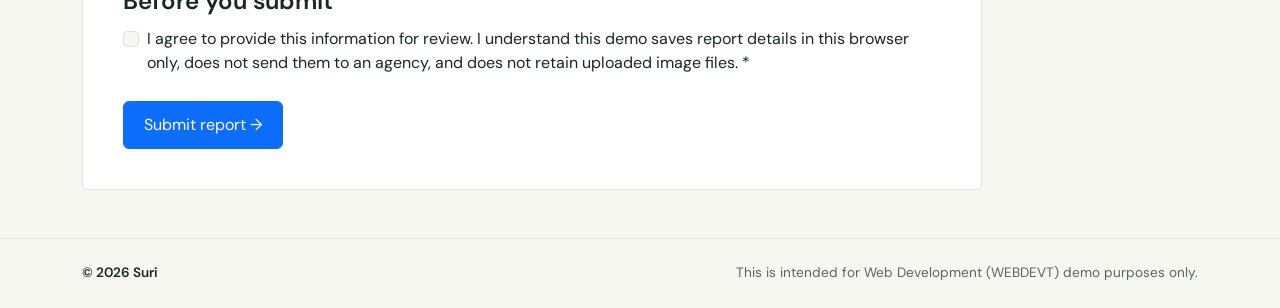
<file: Third Exercise/Citizen Reporting Website/Citizen Reporting Website/report.html>
<!doctype html>
<html lang="en">
  <head>
    <meta charset="utf-8">
    <meta name="viewport" content="width=device-width, initial-scale=1">
    <meta name="theme-color" content="#f7f7f2">
    <meta name="description" content="Report a suspicious link, message, or online incident to the Suri community.">
    <title>Submit a Report | Suri</title>

    <!-- Shared Bootstrap styles keep this page consistent with the homepage. -->
    <link href="https://cdn.jsdelivr.net/npm/bootstrap@5.3.3/dist/css/bootstrap.min.css" rel="stylesheet" integrity="sha384-QWTKZyjpPEjISv5WaRU9OFeRpok6YctnYmDr5pNlyT2bRjXh0JMhjY6hW+ALEwIH" crossorigin="anonymous">
    <link rel="stylesheet" href="https://cdn.jsdelivr.net/npm/bootstrap-icons@1.11.3/font/bootstrap-icons.min.css">
    <link rel="preconnect" href="https://fonts.googleapis.com">
    <link rel="preconnect" href="https://fonts.gstatic.com" crossorigin>
    <link href="https://fonts.googleapis.com/css2?family=DM+Sans:wght@400;500;600;700&family=Space+Grotesk:wght@500;600;700&display=swap" rel="stylesheet">
    <link rel="stylesheet" href="styles/index.css">
    <link rel="stylesheet" href="styles/menu.css">
    <link rel="stylesheet" href="styles/report.css">
    <link rel="stylesheet" href="styles/footer.css">
    <script src="scripts/hero.js" defer></script>
    <script src="scripts/menu.js" defer></script>
    <script src="scripts/report.js" defer></script>
  </head>
  <body>
    <header class="navbar navbar-expand-md sticky-top bg-light px-3 px-lg-5">
      <div class="container-fluid">
        <a class="navbar-brand d-flex align-items-center gap-2 mb-0" href="index.html#home" aria-label="Suri home">
          <span class="brand-mark" aria-hidden="true">s</span>
          <span class="brand-name fs-4 fw-bold">suri<span class="brand-period">.</span></span>
        </a>

        <button class="navbar-toggler" type="button" aria-label="Open navigation menu" aria-expanded="false" aria-controls="site-navigation">
          <span class="navbar-toggler-icon" aria-hidden="true"></span>
        </button>

        <nav class="collapse navbar-collapse justify-content-md-end" id="site-navigation" aria-label="Main navigation">
          <div class="navbar-nav align-items-md-center gap-md-5">
            <a class="nav-link" href="index.html#home">Home</a>
            <a class="nav-link" href="index.html#how-it-works">About</a>
            <a class="nav-link" href="index.html#volunteer">Volunteer</a>
            <a class="btn btn-outline-dark ms-md-2 active" href="report.html" aria-current="page">Report</a>
          </div>
        </nav>
      </div>
    </header>

    <main>
      <section class="report-hero d-flex align-items-center" aria-labelledby="report-title">
        <div class="container">
          <p class="report-eyebrow text-uppercase fw-bold mb-2">Community report</p>
          <h1 class="report-hero-title mb-2" id="report-title">Report something suspicious</h1>
          <p class="report-hero-copy mb-0">Share the details so the community can review what happened.</p>
        </div>
      </section>

      <section class="report-form-section py-5" aria-labelledby="report-form-title">
        <div class="container">
          <div class="report-form-intro mb-4">
            <h2 class="report-form-title mb-2" id="report-form-title">Tell us what happened</h2>
            <p class="text-secondary mb-0">Fields marked with <span aria-hidden="true">*</span> are required.</p>
          </div>

          <form class="report-form bg-white" id="report-form" novalidate>
            <div class="row g-4">
              <div class="col-12">
                <label class="form-label" for="report-category">Scam category <span aria-hidden="true">*</span></label>
                <select class="form-select" id="report-category" name="category" required>
                  <option value="" selected disabled>Select a category</option>
                  <option value="phishing">Phishing</option>
                  <option value="qrishing">QRishing</option>
                  <option value="smishing">Smishing</option>
                  <option value="vishing">Vishing</option>
                  <option value="fake-shop">Fake online shop</option>
                  <option value="impersonation">Impersonation</option>
                  <option value="other">Other or unsure</option>
                </select>
                <div class="invalid-feedback">Choose the category that best fits, or select Other or unsure.</div>
              </div>

              <div class="col-12">
                <label class="form-label" for="incident-description">Incident description <span aria-hidden="true">*</span></label>
                <textarea class="form-control" id="incident-description" name="description" rows="4" placeholder="What happened? Include details that may help reviewers understand the report." required></textarea>
                <div class="form-text">Do not include passwords or one-time codes.</div>
                <div class="invalid-feedback">Describe the incident before submitting.</div>
              </div>

              <div class="col-12">
                <label class="form-label" for="suspicious-text">Paste the suspicious message or text</label>
                <textarea class="form-control" id="suspicious-text" name="suspicious-text" rows="3" placeholder="Paste the message, link, or post here if available."></textarea>
                <div class="form-text">Optional. Include the original link as text when possible.</div>
              </div>

              <div class="col-12">
                <label class="form-label" for="report-screenshot">Screenshot attachment</label>
                <input class="form-control" id="report-screenshot" name="screenshot" type="file" accept="image/png,image/jpeg,image/webp">
                <div class="form-text">Optional. PNG, JPG, or WebP images up to 10 MB.</div>
                <div class="invalid-feedback">Choose a supported image no larger than 10 MB.</div>
              </div>

              <div class="col-md-6">
                <label class="form-label" for="sender">From (sender) <span aria-hidden="true">*</span></label>
                <input class="form-control" id="sender" name="sender" type="text" placeholder="Phone number or name, e.g. GLOBE, SMART, NCAP" required>
                <div class="invalid-feedback">Enter the sender's name or number.</div>
              </div>
              <div class="col-md-6">
                <label class="form-label" for="date-received">Date received <span aria-hidden="true">*</span></label>
                <input class="form-control" id="date-received" name="date-received" type="date" required>
                <div class="form-text">Future dates are not allowed.</div>
                <div class="invalid-feedback">Choose today or an earlier date.</div>
              </div>

              <div class="col-12">
                <label class="form-label" for="email-address">Email address <span aria-hidden="true">*</span></label>
                <input class="form-control" id="email-address" name="email" type="email" autocomplete="email" placeholder="you@example.com" required>
                <div class="invalid-feedback">Enter a valid email address.</div>
              </div>

              <div class="col-12">
                <fieldset class="location-fieldset">
                  <legend class="form-label">Location <span aria-hidden="true">*</span></legend>
                  <div class="btn-group location-mode mb-3" role="group" aria-label="Choose how to enter the location">
                    <input class="btn-check" id="location-mode-text" name="location-mode" type="radio" value="text" checked>
                    <label class="btn btn-outline-secondary" for="location-mode-text">Describe an area</label>
                    <input class="btn-check" id="location-mode-map" name="location-mode" type="radio" value="map">
                    <label class="btn btn-outline-secondary" for="location-mode-map">Google Maps pin</label>
                  </div>

                  <div id="location-text-panel">
                    <label class="visually-hidden" for="location-text">Area, city, or nearby landmark</label>
                    <input class="form-control" id="location-text" name="location-text" type="text" placeholder="Area, city, or nearby landmark" required>
                    <div class="invalid-feedback">Enter an approximate location.</div>
                  </div>

                  <div id="location-map-panel" hidden>
                    <p class="form-text mt-0">Drop a pin in Google Maps, then paste its link or coordinates here.</p>
                    <a class="btn btn-outline-secondary btn-sm mb-3" href="https://www.google.com/maps" target="_blank" rel="noopener noreferrer">Open Google Maps <span aria-hidden="true">↗</span></a>
                    <label class="visually-hidden" for="location-map">Google Maps link or latitude and longitude</label>
                    <input class="form-control" id="location-map" name="location-map" type="text" placeholder="Google Maps link or 14.5995, 120.9842" disabled>
                    <div class="invalid-feedback">Enter a Google Maps link or valid coordinates.</div>
                  </div>

                  <div class="form-text mt-2">A location may help identify an area where an SMS blaster could be operating. Share only an approximate location if you prefer.</div>
                </fieldset>
              </div>

              <div class="col-12">
                <fieldset class="privacy-agreement">
                  <legend class="form-label">Before you submit</legend>
                  <div class="form-check">
                    <input class="form-check-input" id="privacy-consent" name="privacy-consent" type="checkbox" required>
                    <label class="form-check-label" for="privacy-consent">I agree to provide this information for review. I understand this demo saves report details in this browser only, does not send them to an agency, and does not retain uploaded image files. <span aria-hidden="true">*</span></label>
                    <div class="invalid-feedback">Consent is required to continue.</div>
                  </div>
                </fieldset>
              </div>

              <div class="col-12 d-flex flex-column flex-sm-row align-items-sm-center gap-3">
                <button class="btn btn-primary report-submit" type="submit">Submit report <span aria-hidden="true">→</span></button>
                <p class="report-form-status small mb-0" id="report-form-status" role="status" aria-live="polite" hidden></p>
              </div>
            </div>
          </form>
        </div>
      </section>
    </main>

    <footer class="site-footer py-4">
      <div class="container d-flex flex-column flex-sm-row justify-content-between align-items-sm-center gap-2">
        <p class="footer-copyright mb-0">&copy; 2026 Suri</p>
        <p class="footer-notice mb-0">This is intended for Web Development (WEBDEVT) demo purposes only.</p>
      </div>
    </footer>
  </body>
</html>
</file>
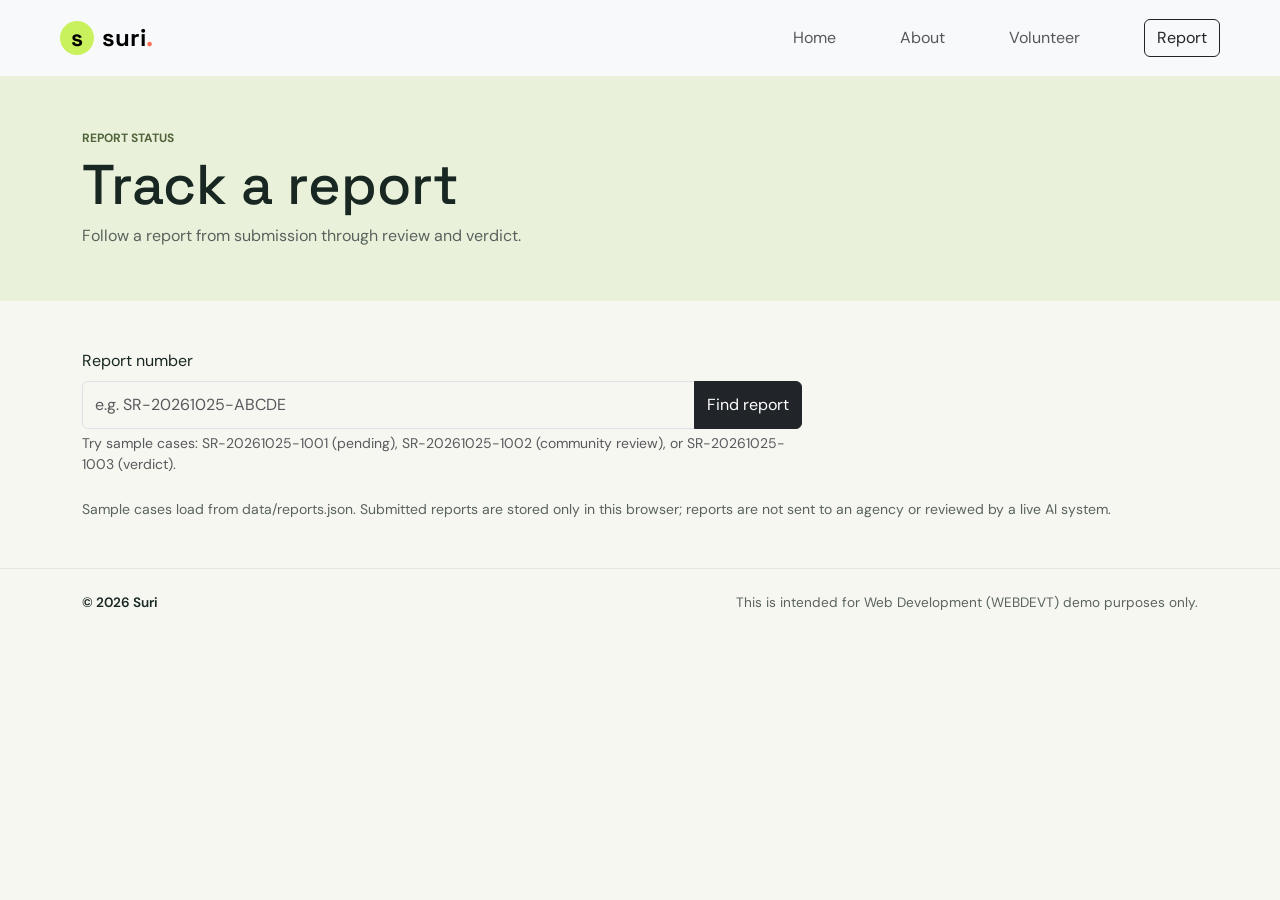
<file: Third Exercise/Citizen Reporting Website/Citizen Reporting Website/track.html>
<!doctype html>
<html lang="en">
  <head>
    <meta charset="utf-8">
    <meta name="viewport" content="width=device-width, initial-scale=1">
    <meta name="theme-color" content="#f7f7f2">
    <meta name="description" content="View the status and details of a Suri community report.">
    <title>Track a Report | Suri</title>

    <!-- Reuse the site's Bootstrap foundation, typography, navigation, and footer. -->
    <link href="https://cdn.jsdelivr.net/npm/bootstrap@5.3.3/dist/css/bootstrap.min.css" rel="stylesheet" integrity="sha384-QWTKZyjpPEjISv5WaRU9OFeRpok6YctnYmDr5pNlyT2bRjXh0JMhjY6hW+ALEwIH" crossorigin="anonymous">
    <link rel="stylesheet" href="https://cdn.jsdelivr.net/npm/bootstrap-icons@1.11.3/font/bootstrap-icons.min.css">
    <link rel="preconnect" href="https://fonts.googleapis.com">
    <link rel="preconnect" href="https://fonts.gstatic.com" crossorigin>
    <link href="https://fonts.googleapis.com/css2?family=DM+Sans:wght@400;500;600;700&family=Space+Grotesk:wght@500;600;700&display=swap" rel="stylesheet">
    <link rel="stylesheet" href="styles/index.css">
    <link rel="stylesheet" href="styles/menu.css">
    <link rel="stylesheet" href="styles/track.css">
    <link rel="stylesheet" href="styles/footer.css">
    <script src="scripts/menu.js" defer></script>
    <script src="scripts/track.js" defer></script>
  </head>
  <body>
    <header class="navbar navbar-expand-md sticky-top bg-light px-3 px-lg-5">
      <div class="container-fluid">
        <a class="navbar-brand d-flex align-items-center gap-2 mb-0" href="index.html#home" aria-label="Suri home">
          <span class="brand-mark" aria-hidden="true">s</span>
          <span class="brand-name fs-4 fw-bold">suri<span class="brand-period">.</span></span>
        </a>

        <button class="navbar-toggler" type="button" aria-label="Open navigation menu" aria-expanded="false" aria-controls="site-navigation">
          <span class="navbar-toggler-icon" aria-hidden="true"></span>
        </button>

        <nav class="collapse navbar-collapse justify-content-md-end" id="site-navigation" aria-label="Main navigation">
          <div class="navbar-nav align-items-md-center gap-md-5">
            <a class="nav-link" href="index.html#home">Home</a>
            <a class="nav-link" href="index.html#how-it-works">About</a>
            <a class="nav-link" href="index.html#volunteer">Volunteer</a>
            <a class="btn btn-outline-dark ms-md-2" href="report.html">Report</a>
          </div>
        </nav>
      </div>
    </header>

    <main>
      <section class="track-hero d-flex align-items-center" aria-labelledby="track-title">
        <div class="container">
          <p class="track-eyebrow text-uppercase fw-bold mb-2">Report status</p>
          <h1 class="track-hero-title mb-2" id="track-title">Track a report</h1>
          <p class="track-hero-copy mb-0">Follow a report from submission through review and verdict.</p>
        </div>
      </section>

      <section class="track-main py-5" aria-label="Report tracking details">
        <div class="container">
          <form class="track-search mb-4" id="track-search-form">
            <label class="form-label" for="track-report-number">Report number</label>
            <div class="input-group">
              <input class="form-control" id="track-report-number" name="report-number" type="text" placeholder="e.g. SR-20261025-ABCDE" required>
              <button class="btn btn-dark" type="submit">Find report</button>
            </div>
            <p class="form-text mb-0">Try sample cases: SR-20261025-1001 (pending), SR-20261025-1002 (community review), or SR-20261025-1003 (verdict).</p>
          </form>

          <p class="track-notice" id="track-notice" role="status" aria-live="polite" hidden></p>

          <article class="track-report" id="track-report" aria-labelledby="track-report-heading" hidden>
            <header class="track-report-header">
              <div>
                <p class="track-category mb-1" id="track-category"></p>
                <h2 class="track-report-number mb-0" id="track-report-heading"></h2>
              </div>
              <span class="track-status" id="track-status"></span>
            </header>

            <div class="row g-4 py-4">
              <div class="col-12">
                <h3 class="track-detail-title">Incident description</h3>
                <p class="track-detail-value mb-0" id="track-description"></p>
              </div>
              <div class="col-md-6">
                <h3 class="track-detail-title">Sender</h3>
                <p class="track-detail-value mb-0" id="track-sender"></p>
              </div>
              <div class="col-md-6">
                <h3 class="track-detail-title">Date received</h3>
                <p class="track-detail-value mb-0" id="track-date-received"></p>
              </div>
              <div class="col-md-6">
                <h3 class="track-detail-title">Location</h3>
                <p class="track-detail-value mb-0" id="track-location"></p>
              </div>
              <div class="col-md-6">
                <h3 class="track-detail-title">Submitted</h3>
                <p class="track-detail-value mb-0" id="track-submitted"></p>
              </div>
              <div class="col-12" id="track-message-row" hidden>
                <h3 class="track-detail-title">Submitted message</h3>
                <p class="track-detail-value track-message mb-0" id="track-message"></p>
              </div>
              <div class="col-12" id="track-screenshot-row" hidden>
                <h3 class="track-detail-title">Screenshot attachment</h3>
                <p class="track-detail-value mb-0" id="track-screenshot"></p>
              </div>
            </div>

            <section class="track-progress" aria-labelledby="track-progress-title">
              <h3 class="track-progress-title" id="track-progress-title">Progress</h3>
              <ol class="track-timeline" id="track-timeline"></ol>
            </section>

            <section class="track-verdict mt-4" id="track-verdict" aria-labelledby="track-verdict-title" hidden>
              <p class="track-verdict-kicker text-uppercase fw-bold mb-2">Published verdict</p>
              <h3 class="track-verdict-title mb-2" id="track-verdict-title"></h3>
              <p class="track-verdict-copy mb-0" id="track-verdict-copy"></p>
            </section>
          </article>

          <p class="track-demo-note small mt-4 mb-0">Sample cases load from data/reports.json. Submitted reports are stored only in this browser; reports are not sent to an agency or reviewed by a live AI system.</p>
        </div>
      </section>
    </main>

    <footer class="site-footer py-4">
      <div class="container d-flex flex-column flex-sm-row justify-content-between align-items-sm-center gap-2">
        <p class="footer-copyright mb-0">&copy; 2026 Suri</p>
        <p class="footer-notice mb-0">This is intended for Web Development (WEBDEVT) demo purposes only.</p>
      </div>
    </footer>
  </body>
</html>
</file>
<file: Third Exercise/Citizen Reporting Website/Citizen Reporting Website/styles/index.css>
/* Shared design values and page-wide behavior belong to the homepage. */
:root {
  --ink: #182722;
  --paper: #f7f7f2;
  --green: #c9f15d;
  --coral: #ff7059;
  --display-font: "Space Grotesk", sans-serif;
  --bs-body-font-family: "DM Sans", sans-serif;
  --bs-body-color: var(--ink);
  --bs-body-bg: var(--paper);
}

html {
  scroll-behavior: smooth;
}

@media (prefers-reduced-motion: reduce) {
  html {
    scroll-behavior: auto;
  }
}
</file>
<file: Third Exercise/Citizen Reporting Website/Citizen Reporting Website/styles/hero.css>
/* Hero-only layout, contrast, and button colors. */
.hero {
  min-height: calc(100svh - 76px);
  isolation: isolate;
  background: #293c35 var(--hero-image) center 48% / cover;
  color: white;
}

.hero::before {
  position: absolute;
  z-index: -1;
  inset: 0;
  background: linear-gradient(90deg, rgb(15 29 25 / 88%), rgb(15 29 25 / 68%) 43%, rgb(15 29 25 / 14%)), linear-gradient(0deg, rgb(15 29 25 / 25%), transparent 36%);
  content: "";
}

.hero-content {
  padding-block: clamp(4.75rem, 11vh, 7.75rem);
  animation: arrive 650ms ease-out both;
}

.hero-eyebrow {
  color: var(--green);
  font-size: 14px;
}

.eyebrow-dot {
  width: 8px;
  height: 8px;
  border-radius: 50%;
  background: var(--coral);
}

.hero-title {
  max-width: 900px;
  font-family: var(--display-font);
  font-size: clamp(2.8rem, 6.5vw, 5.125rem);
  line-height: 1.04;
}

.hero-title span {
  color: var(--green);
}

.hero-description {
  max-width: 500px;
  color: rgb(255 255 255 / 84%);
  line-height: 1.75;
}

.btn-primary {
  --bs-btn-color: var(--ink);
  --bs-btn-bg: var(--green);
  --bs-btn-border-color: var(--green);
  --bs-btn-hover-color: var(--ink);
  --bs-btn-hover-bg: #d8ff75;
  --bs-btn-hover-border-color: #d8ff75;
}

.hero-note {
  color: rgb(255 255 255 / 74%);
}

.hero-note span {
  color: var(--coral);
  font-size: 16px;
}

.photo-credit {
  color: rgb(255 255 255 / 72%);
}

@keyframes arrive {
  from {
    opacity: 0;
    transform: translateY(12px);
  }

  to {
    opacity: 1;
    transform: translateY(0);
  }
}

@media (max-width: 767.98px) {
  .hero {
    min-height: calc(100svh - 68px);
    background-position: 58% center;
  }

  .hero::before {
    background: linear-gradient(90deg, rgb(15 29 25 / 84%), rgb(15 29 25 / 43%)), linear-gradient(0deg, rgb(15 29 25 / 30%), transparent 50%);
  }

  .hero-content {
    padding-block: 4.75rem 1rem;
  }

  .hero-description {
    font-size: 1rem;
  }
}

@media (prefers-reduced-motion: reduce) {
  .hero-content {
    animation: none;
  }
}
</file>
<file: Third Exercise/Citizen Reporting Website/Citizen Reporting Website/styles/report-lookup.css>
/* The lookup panel is a standalone hero component. */
.report-lookup {
  padding: clamp(1.5rem, 3vw, 2.25rem);
  border: 1px solid rgb(255 255 255 / 24%);
  border-radius: 4px;
  background: rgb(15 29 25 / 76%);
  box-shadow: 0 18px 48px rgb(0 0 0 / 16%);
}

.report-lookup-title {
  margin-bottom: 0.75rem;
  font-family: var(--display-font);
  font-size: clamp(1.4rem, 2vw, 1.8rem);
  line-height: 1.2;
}

.report-lookup-copy {
  margin-bottom: 1.5rem;
  color: rgb(255 255 255 / 76%);
  line-height: 1.6;
}

.report-lookup .form-label {
  font-size: 0.9rem;
  font-weight: 600;
}

.report-lookup .form-control {
  min-height: 48px;
}

.report-lookup-feedback {
  color: rgb(255 255 255 / 82%);
}
</file>
<file: Third Exercise/Citizen Reporting Website/Citizen Reporting Website/styles/scams.css>
/* Scam category cards use a quieter surface to separate learning content from the hero. */
.scam-types {
  background: #f0f3ed;
}

.scam-types-heading {
  max-width: 640px;
}

.scam-types-kicker {
  color: #71824b;
  font-size: 0.75rem;
  letter-spacing: 0.08em;
}

.scam-types-title {
  color: var(--ink);
  font-family: var(--display-font);
  font-size: clamp(2rem, 4vw, 3rem);
  line-height: 1.1;
}

.scam-types-intro {
  color: #59635e;
  line-height: 1.7;
}

.scam-card {
  padding: 1.5rem;
  border: 1px solid #e0e5dc;
  border-radius: 4px;
  background: #fff;
  transition: border-color 160ms ease, transform 160ms ease;
}

.scam-card:hover {
  transform: translateY(-3px);
  border-color: #b5c392;
}

.scam-icon {
  display: grid;
  width: 44px;
  height: 44px;
  margin-bottom: 1.25rem;
  place-items: center;
  border-radius: 4px;
  background: #eaf1db;
  color: #314128;
  font-size: 1.25rem;
}

.scam-card-title {
  margin-bottom: 0.5rem;
  color: var(--ink);
  font-family: var(--display-font);
  font-size: 1.2rem;
}

.scam-card-description {
  color: #59635e;
  font-size: 0.95rem;
  line-height: 1.65;
}

@media (prefers-reduced-motion: reduce) {
  .scam-card {
    transition: none;
  }

  .scam-card:hover {
    transform: none;
  }
}
</file>
<file: Third Exercise/Citizen Reporting Website/Citizen Reporting Website/styles/how-it-works.css>
/* A connected sequence turns the three steps into one easy-to-scan process. */
.how-it-works {
  background: #fff;
}

.how-heading {
  max-width: 640px;
}

.how-kicker {
  color: #71824b;
  font-size: 0.75rem;
}

.how-title {
  color: var(--ink);
  font-family: var(--display-font);
  font-size: clamp(2rem, 4vw, 3rem);
  line-height: 1.1;
}

.how-intro,
.step-description {
  color: #59635e;
  line-height: 1.7;
}

.how-steps::before {
  position: absolute;
  z-index: 0;
  top: 47px;
  right: 16.6667%;
  left: 16.6667%;
  height: 2px;
  background: #dfe6d2;
  content: "";
}

.how-step {
  position: relative;
  z-index: 1;
  background: #fff;
  text-align: center;
}

.step-number {
  display: grid;
  width: 48px;
  height: 48px;
  margin: 0 auto 1.25rem;
  position: relative;
  z-index: 1;
  place-items: center;
  border: 2px solid #314128;
  border-radius: 50%;
  background: var(--green);
  color: var(--ink);
  font-family: var(--display-font);
  font-size: 0.9rem;
  font-weight: 700;
}

.step-title {
  margin-bottom: 0.5rem;
  color: var(--ink);
  font-family: var(--display-font);
  font-size: 1.25rem;
}

.step-description {
  max-width: 320px;
  margin-right: auto;
  margin-left: auto;
}

@media (max-width: 767.98px) {
  .how-heading {
    margin-bottom: 2rem !important;
  }

  .how-steps {
    row-gap: 2rem !important;
  }

  .how-steps::before {
    top: 48px;
    right: auto;
    bottom: 24px;
    left: 50%;
    width: 2px;
    height: auto;
    transform: translateX(-50%);
  }
}
</file>
<file: Third Exercise/Citizen Reporting Website/Citizen Reporting Website/styles/volunteer.css>
/* The script pins this viewport-height image while the section scrolls past. */
.volunteer-section {
  min-height: 55svh;
  isolation: isolate;
  background-color: #263b32;
  color: #fff;
}

.volunteer-parallax {
  position: absolute;
  z-index: -1;
  inset: 0 0 auto;
  height: 100svh;
  background: url("https://images.unsplash.com/photo-1531206715517-5c0ba140b2b8?auto=format&fit=crop&w=2000&q=85") center 45% / cover;
  will-change: transform;
}

.volunteer-shade {
  position: absolute;
  z-index: 0;
  inset: 0;
  background: linear-gradient(90deg, rgb(13 29 23 / 88%), rgb(13 29 23 / 66%) 52%, rgb(13 29 23 / 20%));
}

.volunteer-content {
  position: relative;
  z-index: 1;
  padding-block: clamp(3.5rem, 8vh, 6rem);
}

.volunteer-eyebrow {
  color: var(--green);
  font-size: 0.78rem;
}

.volunteer-title {
  max-width: 700px;
  font-family: var(--display-font);
  font-size: clamp(2.25rem, 4.5vw, 4rem);
  line-height: 1.08;
}

.volunteer-description {
  max-width: 620px;
  color: rgb(255 255 255 / 86%);
  font-size: 1.05rem;
  line-height: 1.7;
}

.volunteer-feedback {
  color: rgb(255 255 255 / 86%);
}

@media (max-width: 767.98px) {
  .volunteer-section {
    min-height: 55svh;
  }

  .volunteer-parallax {
    background-position: 58% center;
  }
}

@media (prefers-reduced-motion: reduce) {
  .volunteer-parallax {
    will-change: auto;
  }
}
</file>
<file: Third Exercise/Citizen Reporting Website/Citizen Reporting Website/styles/agencies.css>
/* Agency cards provide official starting points for people seeking direct assistance. */
.agency-directory {
  background: #f0f3ed;
}

.agency-heading {
  max-width: 700px;
}

.agency-kicker {
  color: #71824b;
  font-size: 0.75rem;
}

.agency-title {
  color: var(--ink);
  font-family: var(--display-font);
  font-size: clamp(2rem, 4vw, 3rem);
  line-height: 1.1;
}

.agency-intro,
.agency-card-description {
  color: #59635e;
  line-height: 1.7;
}

.agency-card {
  display: flex;
  flex-direction: column;
  padding: 1.5rem;
  border: 1px solid #e0e5dc;
  border-radius: 4px;
  background: #fff;
}

.agency-icon {
  display: grid;
  width: 44px;
  height: 44px;
  margin-bottom: 1.25rem;
  place-items: center;
  border-radius: 4px;
  background: #eaf1db;
  color: #314128;
  font-size: 1.25rem;
}

.agency-card-title {
  margin-bottom: 0.5rem;
  color: var(--ink);
  font-family: var(--display-font);
  font-size: 1.2rem;
}

.agency-card-description {
  flex-grow: 1;
  font-size: 0.95rem;
}

.agency-link {
  display: inline-flex;
  align-items: center;
  justify-content: space-between;
  gap: 0.75rem;
  margin-top: 1rem;
  color: #314128;
  font-size: 0.9rem;
  font-weight: 700;
  text-decoration: underline;
  text-decoration-color: #b5c392;
  text-underline-offset: 0.2em;
}

.agency-link:hover {
  color: #182722;
  text-decoration-color: currentColor;
}
</file>
<file: Third Exercise/Citizen Reporting Website/Citizen Reporting Website/styles/footer.css>
.site-footer {
  border-top: 1px solid #e3e7df;
  background: #f7f7f2;
  color: #59635e;
  font-size: 0.85rem;
}

.footer-copyright {
  color: var(--ink);
  font-weight: 600;
}
</file>
<file: Second Exercise/blog/styles.css>
[type="button"]{
    background-color: green;
}

[type="submit"]{
    background-color: blue;
}

[id^="comment-form"]{
    display:flex;
    flex-direction:column;
    width:20%;
}

/* nav a{
    display:block;
}
nav a{
    display:inline;
} */
nav a{
    display:inline-block;
    padding: 10px 15px;
}

/* .article-image{
    width: 250px;
    float: left;
    margin-right: 20px;
} */

.article-image{
    width: 250px;
    float: right;
    margin-right: 20px;
}

.footer{
    clear: both;
}

/* nav{
    display:flex;
} */
/* nav{
    display:flex;
    gap: 20px;
} */
nav{
    display:flex;
    justify-content: center;
    /* justify-content: flex-start; */
    /* justify-content: flex-end; */
    /* justify-content: space-between; */
    /* justify-content: space-around; */
}



/* #blog-header {
    background-color: #2e7d32;
    color: white;
    padding: 30px;
    text-align: center;
}

#blog {
    max-width: 900px;
    margin: 30px auto;
    padding: 20px;
}

.article {
    background-color: #f5f5f5;
    padding: 25px;
    margin: 20px 0;
    border: 2px solid #2e7d32;
    border-radius: 10px;
}

.tag {
    display: inline-block;
    background-color: #2e7d32;
    color: white;
    padding: 5px 10px;
    margin: 3px;
    border-radius: 15px;
    font-size: 14px;
}

.article[data-author="Alex"] {
    border-left: 6px solid #1b5e20;
}

.article:nth-child(odd) {
    font-family: Arial, sans-serif;
}

.article:nth-child(even) {
    font-family: Verdana, sans-serif;
} */
</file>
<file: Second Exercise/content/styles.css>
#blog-header{
    display:flex;
    justify-content:space-between;
}

#blog-header nav{
    display:flex;
    justify-content:flex-end;
    align-items:center;
    gap:20px;
}
.logo{ 
    /* display:flex; */
    justify-content:flex-start;
}

nav{
    display:flex;
    /* flex-direction:column; */
}

/* #blog{
    display:grid;
    grid-template-columns: 1fr 1fr 1fr;
    grid-template-columns: 1fr 2fr;
} */

#blog {
    display: grid;
    grid-template-columns: repeat(3, 1fr);
    gap: 20px;
}

.page-layout{
    display:grid;
    grid-template-columns: 1fr 300px;
    gap: 30px;
}




/* #blog-header {
    background-color: #2e7d32;
    color: white;
    padding: 30px;
    text-align: center;
}

#blog {
    max-width: 900px;
    margin: 30px auto;
    padding: 20px;
}

.article {
    background-color: #f5f5f5;
    padding: 25px;
    margin: 20px 0;
    border: 2px solid #2e7d32;
    border-radius: 10px;
}

.tag {
    display: inline-block;
    background-color: #2e7d32;
    color: white;
    padding: 5px 10px;
    margin: 3px;
    border-radius: 15px;
    font-size: 14px;
}

.article[data-author="Alex"] {
    border-left: 6px solid #1b5e20;
}

.article:nth-child(odd) {
    font-family: Arial, sans-serif;
}

.article:nth-child(even) {
    font-family: Verdana, sans-serif;
} */
</file>
<file: Third Exercise/Citizen Reporting Website/Citizen Reporting Website/styles/report.css>
/* The short report heading sits above the form as its own viewport-height section. */
.report-hero {
  position: relative;
  min-height: 25svh;
  isolation: isolate;
  padding-block: 2rem;
  background-color: #293c35;
  background-image: var(--hero-image);
  background-position: center 48%;
  background-size: cover;
  color: #fff;
}

.report-hero::before {
  position: absolute;
  z-index: -1;
  inset: 0;
  background: linear-gradient(90deg, rgb(15 29 25 / 82%), rgb(15 29 25 / 56%) 55%, rgb(15 29 25 / 20%));
  content: "";
}

.report-eyebrow {
  color: var(--green);
  font-size: 0.75rem;
}

.report-hero-title,
.report-form-title {
  color: var(--ink);
  font-family: var(--display-font);
}

.report-hero-title {
  color: #fff;
  font-size: clamp(2rem, 4.5vw, 3.5rem);
  line-height: 1.08;
}

.report-hero-copy {
  max-width: 620px;
  color: rgb(255 255 255 / 86%);
  font-size: 1.05rem;
  line-height: 1.6;
}

.report-form-intro {
  max-width: 720px;
}

.report-form-title {
  font-size: clamp(1.6rem, 3vw, 2.25rem);
}

.report-form {
  max-width: 900px;
  padding: clamp(1.25rem, 4vw, 2.5rem);
  border: 1px solid #e0e5dc;
  border-radius: 4px;
}

.report-form .form-label,
.location-fieldset legend,
.privacy-agreement legend {
  color: var(--ink);
  font-weight: 600;
}

.report-form .form-control,
.report-form .form-select {
  min-height: 48px;
}

.report-form textarea.form-control {
  min-height: 120px;
}

.location-mode .btn {
  min-height: 44px;
}

.report-submit {
  min-height: 48px;
  padding-inline: 1.25rem;
}

.report-form-status {
  color: #314128;
}

@media (max-width: 575.98px) {
  .location-mode {
    display: flex;
    width: 100%;
  }

  .location-mode .btn {
    flex: 1;
    padding-inline: 0.5rem;
    font-size: 0.9rem;
  }
}
</file>
<file: Third Exercise/Citizen Reporting Website/Citizen Reporting Website/styles/track.css>
/* Track page header and report summary use the shared Suri colors and type. */
.track-hero {
  min-height: 25svh;
  padding-block: 2rem;
  background: #eaf1db;
}

.track-eyebrow {
  color: #52643a;
  font-size: 0.75rem;
}

.track-hero-title,
.track-report-number,
.track-progress-title,
.track-verdict-title {
  color: var(--ink);
  font-family: var(--display-font);
}

.track-hero-title {
  font-size: clamp(2rem, 4.5vw, 3.5rem);
  line-height: 1.08;
}

.track-hero-copy,
.track-demo-note {
  color: #59635e;
}

.track-search {
  max-width: 720px;
}

.track-search .form-control,
.track-search .btn {
  min-height: 48px;
}

.track-notice {
  max-width: 900px;
  padding: 1rem 1.25rem;
  border-left: 4px solid var(--coral);
  background: #fff2ef;
  color: var(--ink);
}

.track-report {
  max-width: 1000px;
  padding: clamp(1.25rem, 4vw, 2.5rem);
  border: 1px solid #e0e5dc;
  border-radius: 4px;
  background: #fff;
}

.track-report-header {
  display: flex;
  align-items: flex-start;
  justify-content: space-between;
  gap: 1rem;
  padding-bottom: 1.5rem;
  border-bottom: 1px solid #e7eae3;
}

.track-category,
.track-verdict-kicker {
  color: #71824b;
  font-size: 0.78rem;
  font-weight: 700;
  text-transform: uppercase;
}

.track-report-number {
  overflow-wrap: anywhere;
  font-size: clamp(1.35rem, 3vw, 1.8rem);
}

.track-status {
  flex: 0 0 auto;
  padding: 0.45rem 0.75rem;
  border-radius: 3px;
  background: #fff1d6;
  color: #704c12;
  font-size: 0.8rem;
  font-weight: 700;
}

.track-status.is-verdict {
  background: #eaf1db;
  color: #314128;
}

.track-detail-title {
  margin-bottom: 0.35rem;
  color: #59635e;
  font-size: 0.8rem;
  font-weight: 700;
  text-transform: uppercase;
}

.track-detail-value {
  color: var(--ink);
  line-height: 1.6;
  overflow-wrap: anywhere;
}

.track-message {
  white-space: pre-wrap;
}

.track-progress {
  padding-top: 1.5rem;
  border-top: 1px solid #e7eae3;
}

.track-progress-title {
  margin-bottom: 2rem;
  font-size: 1.4rem;
}

.track-timeline {
  position: relative;
  display: grid;
  grid-template-columns: repeat(4, minmax(0, 1fr));
  gap: 1rem;
  margin: 0;
  padding: 0;
  list-style: none;
}

.track-timeline::before {
  position: absolute;
  top: 19px;
  right: 12.5%;
  left: 12.5%;
  height: 2px;
  background: #dfe6d2;
  content: "";
}

.track-step {
  position: relative;
  z-index: 1;
  text-align: center;
}

.track-step-marker {
  display: grid;
  width: 40px;
  height: 40px;
  margin: 0 auto 0.9rem;
  place-items: center;
  border: 2px solid #d5dbcf;
  border-radius: 50%;
  background: #fff;
  color: #59635e;
  font-size: 0.85rem;
  font-weight: 700;
}

.track-step.is-complete .track-step-marker {
  border-color: #314128;
  background: var(--green);
  color: var(--ink);
}

.track-step.is-current .track-step-marker {
  border-color: #182722;
  background: #182722;
  color: #fff;
  box-shadow: 0 0 0 4px #e6edda;
}

.track-step-title {
  margin-bottom: 0.4rem;
  color: var(--ink);
  font-family: var(--display-font);
  font-size: 1rem;
}

.track-step-copy {
  margin: 0 auto;
  color: #59635e;
  font-size: 0.85rem;
  line-height: 1.55;
}

.track-step.is-upcoming .track-step-copy {
  color: #737b75;
}

.track-verdict {
  padding: 1.5rem;
  border-left: 4px solid #71824b;
  background: #f0f3ed;
}

.track-verdict-title {
  font-size: 1.5rem;
}

.track-verdict-copy {
  color: #59635e;
  line-height: 1.65;
}

@media (max-width: 767.98px) {
  .track-report-header {
    flex-direction: column;
  }

  .track-timeline {
    display: block;
    padding-left: 0;
  }

  .track-timeline::before {
    top: 20px;
    right: auto;
    bottom: 20px;
    left: 19px;
    width: 2px;
    height: auto;
  }

  .track-step {
    display: grid;
    grid-template-columns: 40px minmax(0, 1fr);
    gap: 1rem;
    min-height: 104px;
    text-align: left;
  }

  .track-step-marker {
    margin: 0;
  }

  .track-step-copy {
    margin: 0;
  }
}
</file>
<file: Third Exercise/Citizen Reporting Website/Citizen Reporting Website/styles/menu.css>
/* Custom navbar details complement Bootstrap's responsive navigation classes. */
.navbar {
  min-height: 76px;
}

.brand-mark {
  display: grid;
  width: 34px;
  aspect-ratio: 1;
  place-items: center;
  border-radius: 50%;
  background: var(--green);
  font: 700 23px/1 var(--display-font);
}

.brand-name {
  font-family: var(--display-font);
}

.brand-period {
  color: var(--coral);
}

@media (max-width: 767.98px) {
  .navbar {
    min-height: 68px;
  }
}
</file>
